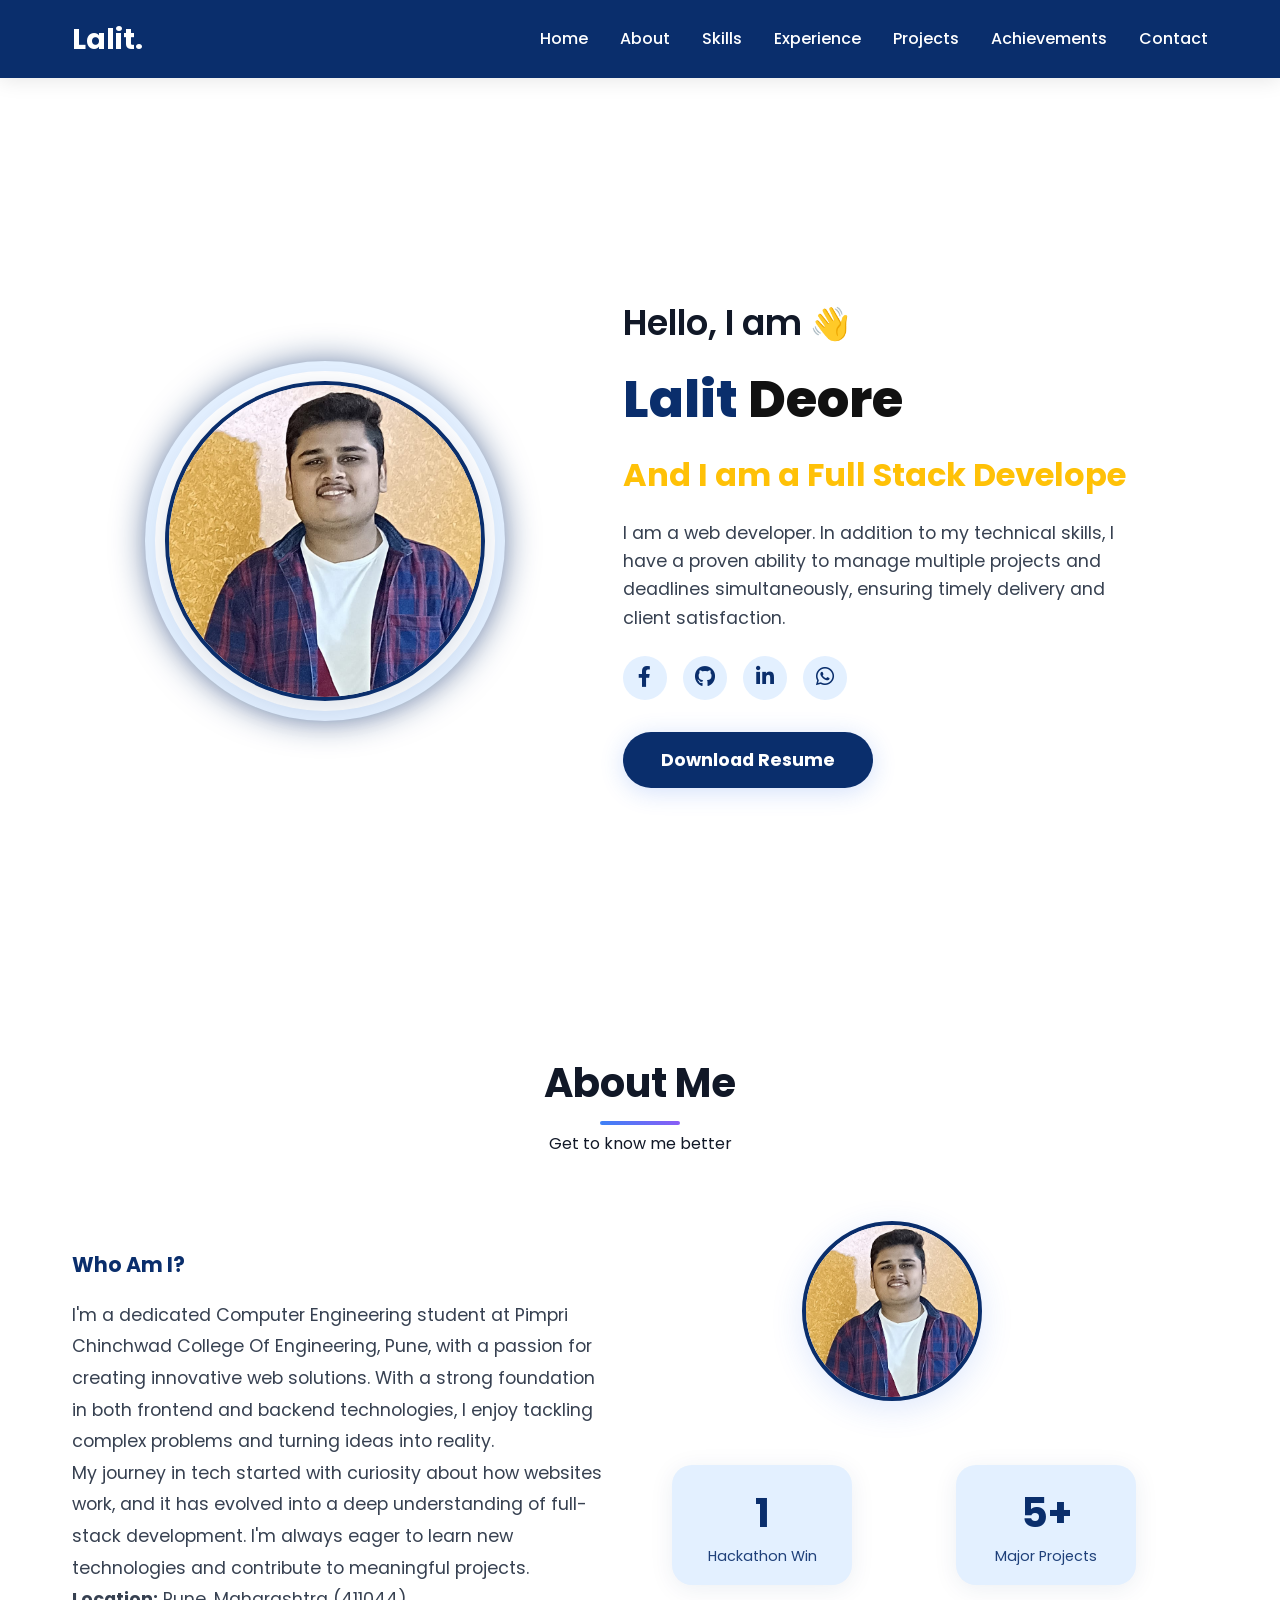
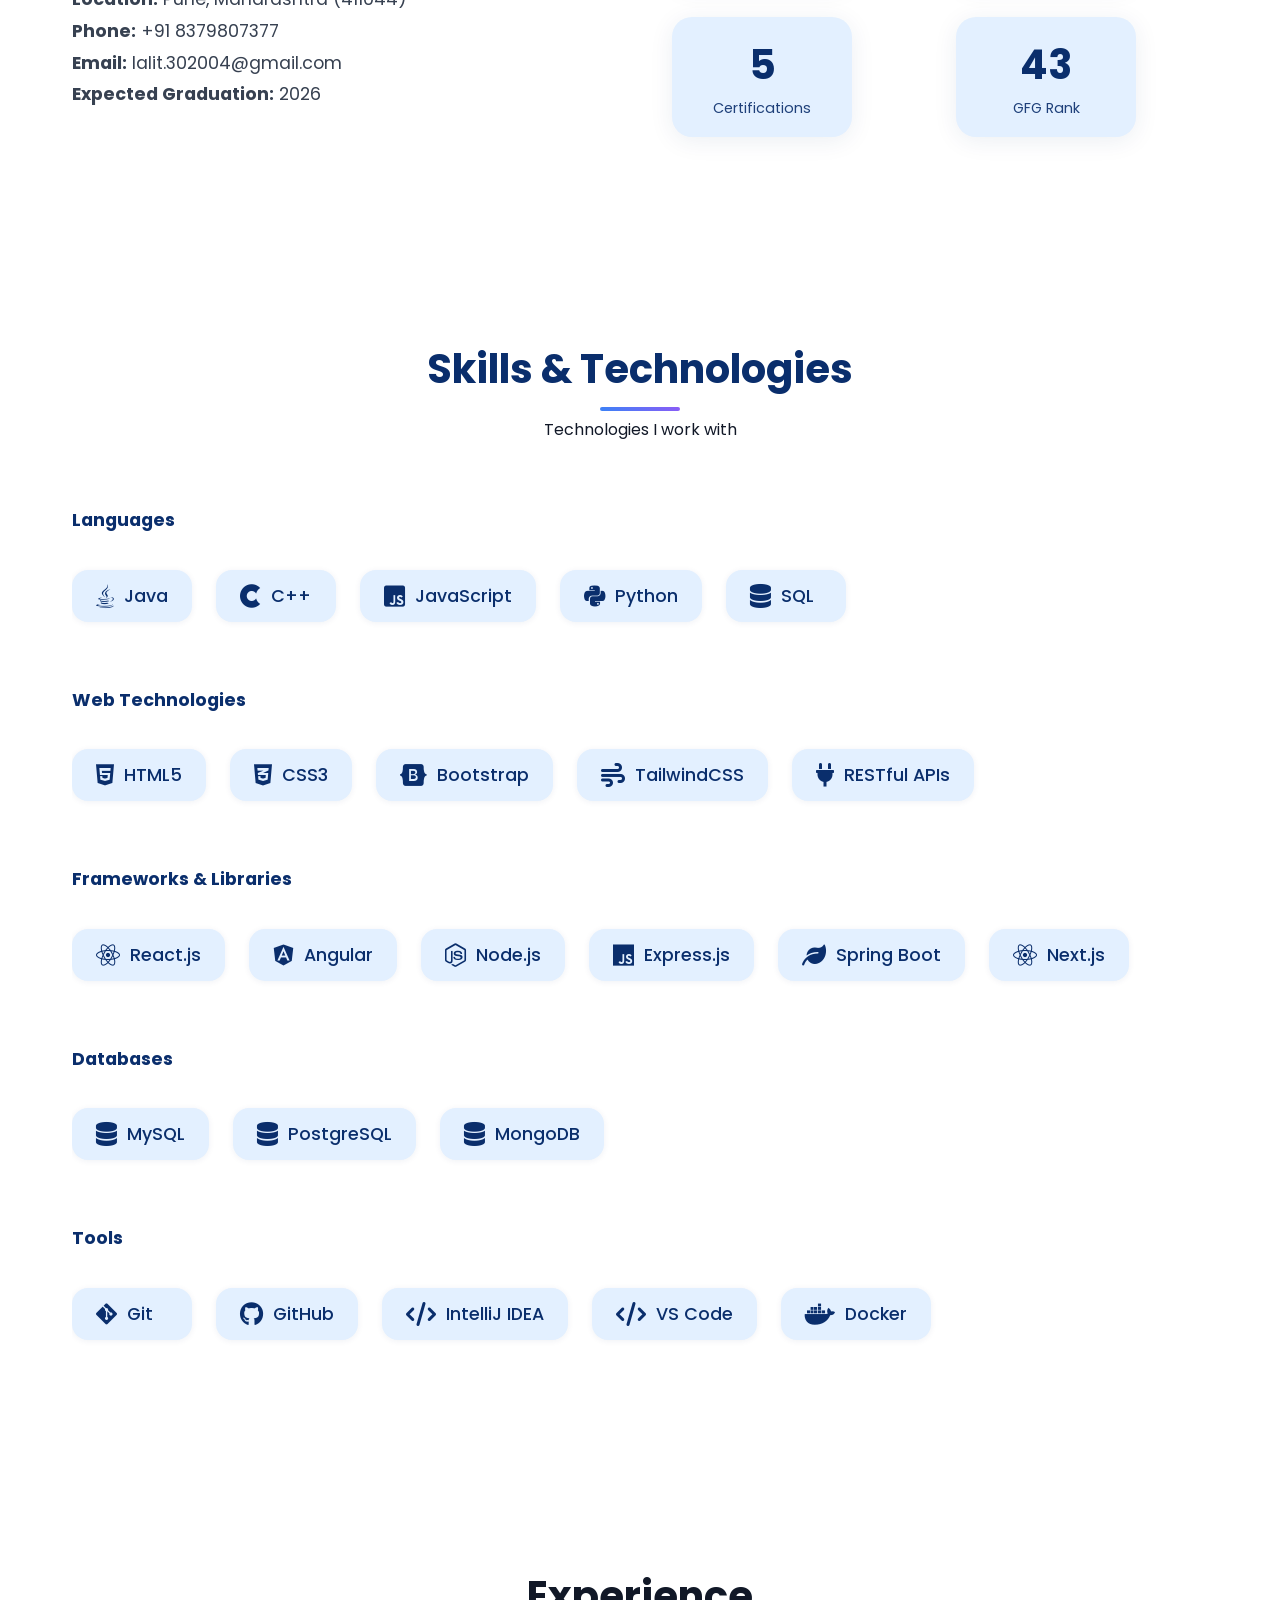
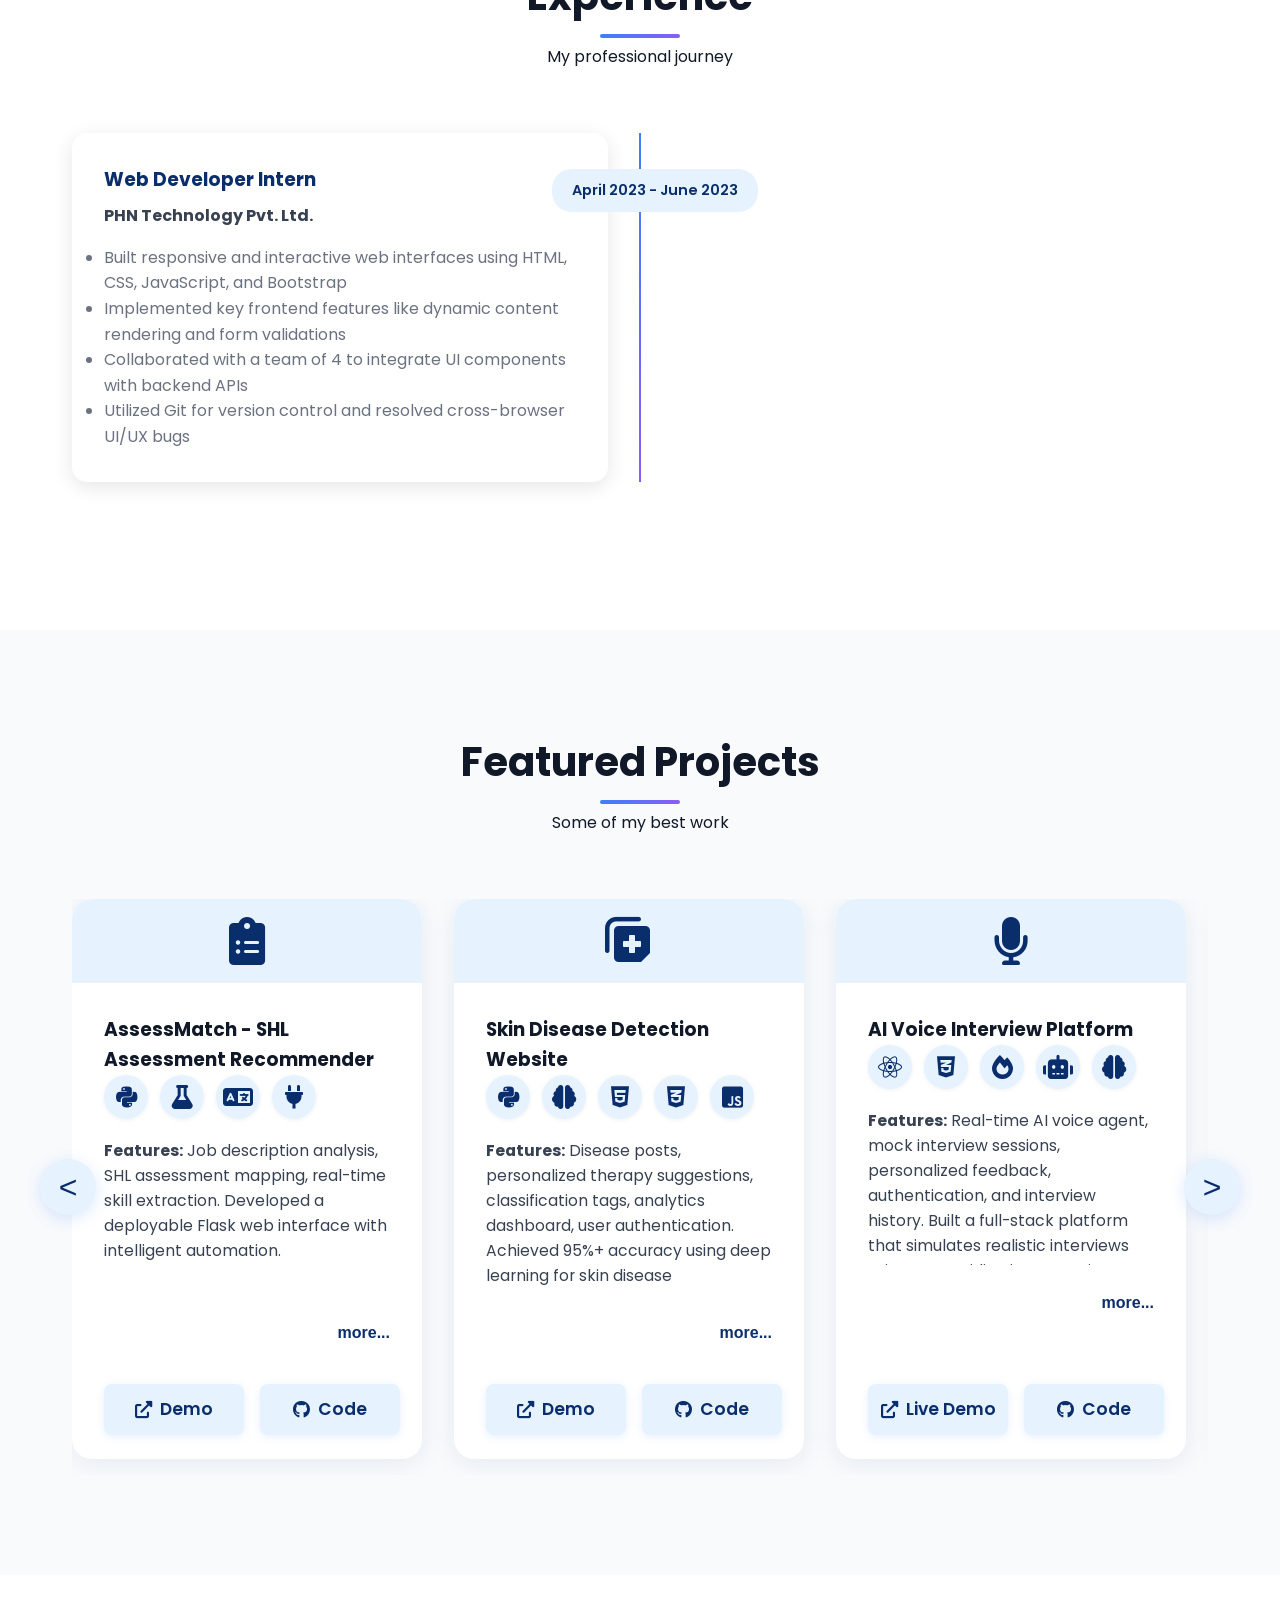
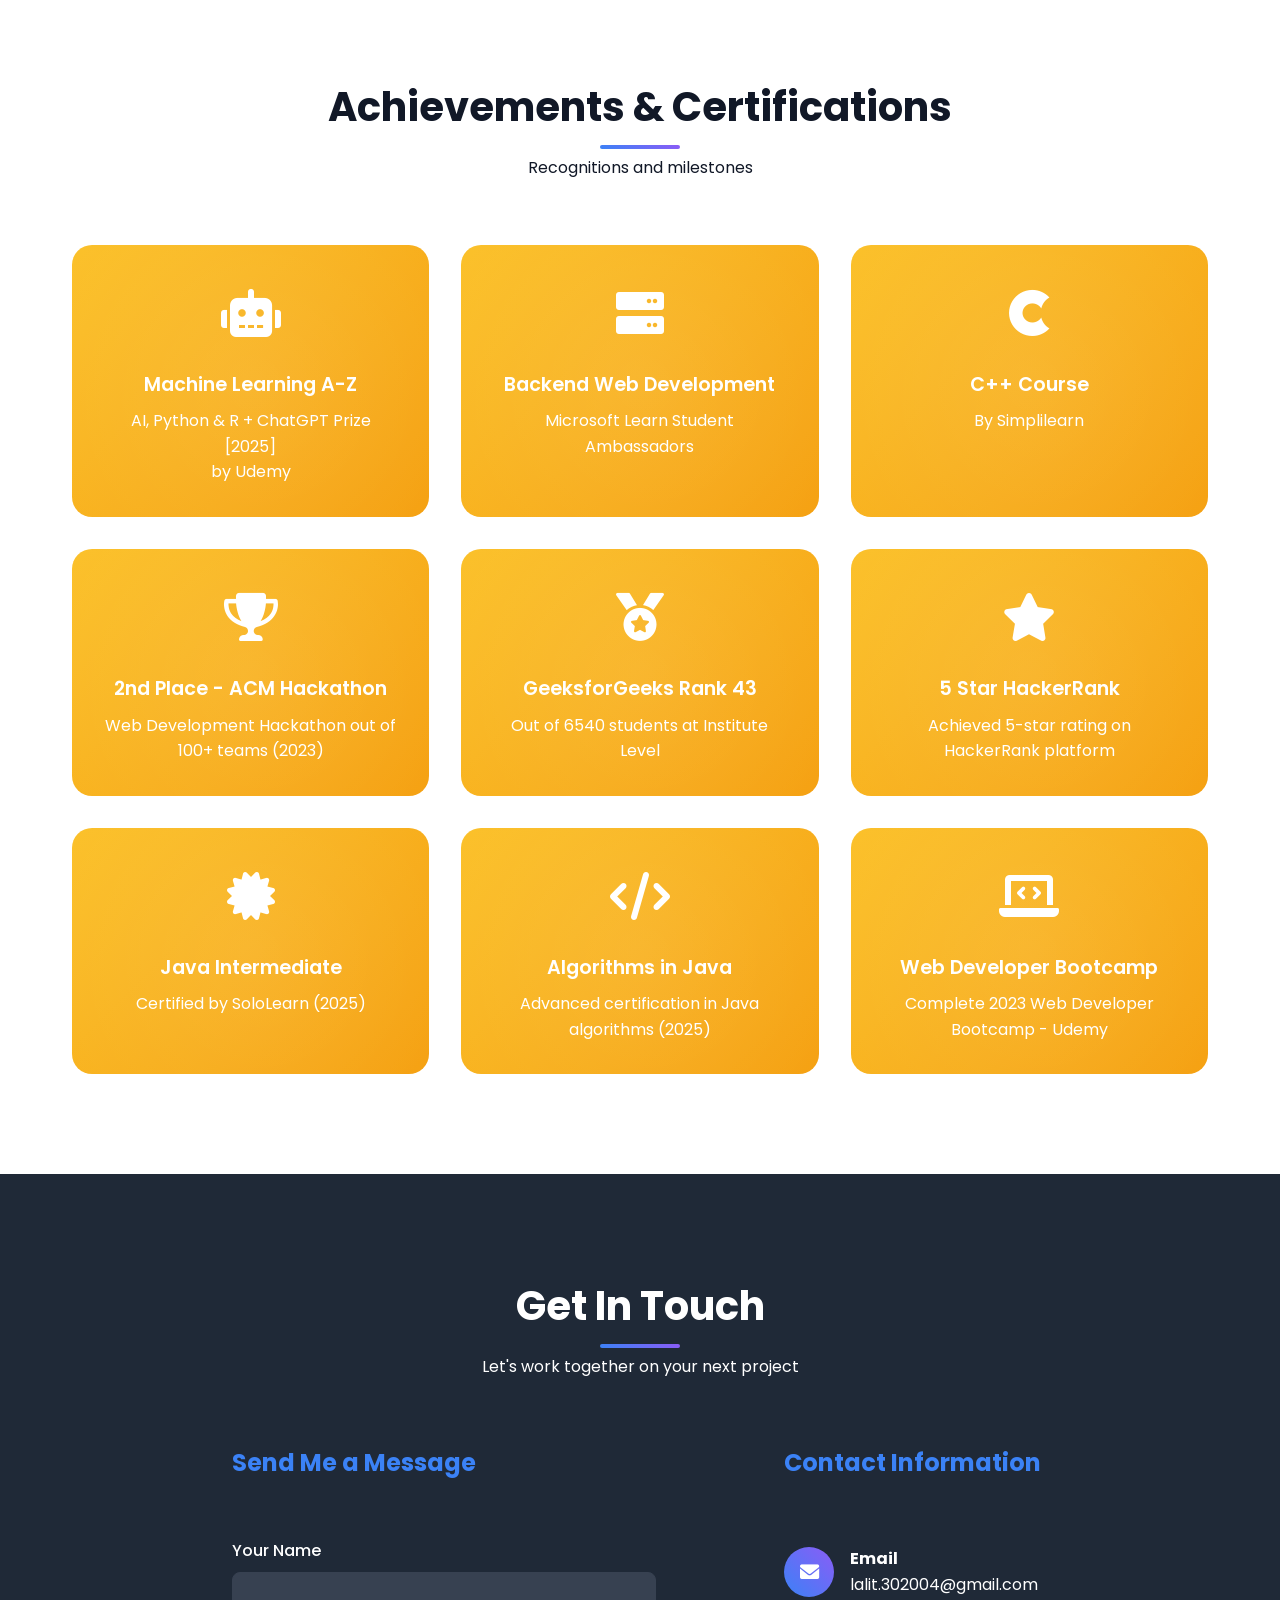
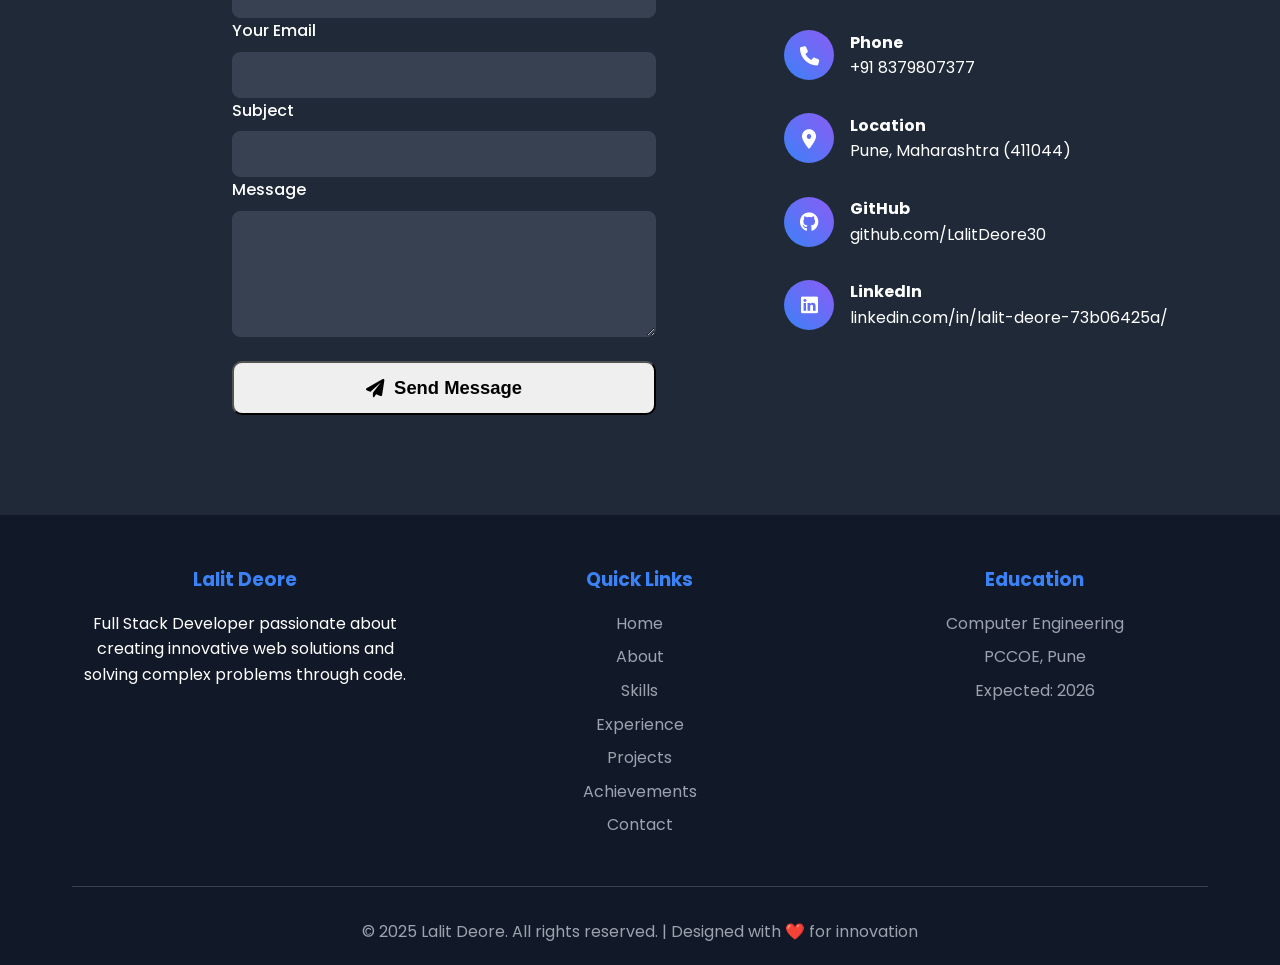
<file: index.html>
<!DOCTYPE html>
<html lang="en">
  <head>
    <meta charset="UTF-8" />
    <meta name="viewport" content="width=device-width, initial-scale=1.0" />
    <title>Lalit Deore - Full Stack Developer</title>
    <link rel="icon" type="image/png" href="icon.png" />
    <link
      href="https://cdnjs.cloudflare.com/ajax/libs/font-awesome/6.0.0/css/all.min.css"
      rel="stylesheet"
    />
    <link
      href="https://fonts.googleapis.com/css2?family=Poppins:wght@300;400;500;600;700&display=swap"
      rel="stylesheet"
    />
    <style>
      :root {
        --primary-blue: #0a2e6c;
        --accent-gold: #ffc107;
        --bg-white: #fff;
        --text-dark: #111827;
        --text-gray: #374151;
        --card-shadow: 0 4px 24px rgba(10, 46, 108, 0.08);
      }
      * {
        margin: 0;
        padding: 0;
        box-sizing: border-box;
      }

      body {
        font-family: "Poppins", sans-serif;
        line-height: 1.6;
        background: var(--bg-white);
        min-height: 100vh;
        color: var(--text-dark);
      }

      /* Header & Navigation */
      .navbar {
        position: fixed;
        top: 0;
        width: 100vw !important;
        background: var(--primary-blue);
        backdrop-filter: blur(10px);
        z-index: 1000 !important;
        transition: all 0.3s ease;
        box-shadow: 0 2px 20px rgba(0, 0, 0, 0.1);
        left: 0 !important;
        margin: 0 !important;
        padding: 0 !important;
      }

      .nav-container {
        max-width: 1200px;
        margin: 0 auto;
        padding: 1rem 2rem;
        display: flex;
        justify-content: space-between;
        align-items: center;
      }

      .logo {
        font-size: 1.8rem;
        font-weight: 700;
        color: var(--bg-white);
        text-decoration: none;
        transition: all 0.3s ease;
      }

      .logo:hover {
        transform: scale(1.05);
      }

      .nav-links {
        display: flex;
        list-style: none;
        gap: 2rem;
      }

      .nav-links a {
        text-decoration: none;
        color: var(--bg-white);
        font-weight: 500;
        transition: all 0.3s ease;
        position: relative;
      }

      .nav-links a:hover {
        color: var(--accent-gold);
      }

      .nav-links a::after {
        content: "";
        position: absolute;
        width: 0;
        height: 2px;
        bottom: -5px;
        left: 0;
        background: var(--accent-gold);
        transition: width 0.3s ease;
      }

      .nav-links a:hover::after {
        width: 100%;
      }

      .hamburger {
        display: none;
        flex-direction: column;
        cursor: pointer;
        gap: 4px;
        z-index: 1100 !important;
      }

      .hamburger span {
        width: 25px;
        height: 3px;
        background: var(--bg-white);
        transition: 0.3s;
      }

      /* Hero Section */
      .hero {
        background: var(--bg-white);
        min-height: 100vh;
        display: flex;
        align-items: center;
        justify-content: center;
        padding-top: 80px;
      }

      .hero-container {
        max-width: 1200px;
        margin: 0 auto;
        padding: 2rem;
        display: flex;
        flex-direction: row;
        gap: 8rem;
        align-items: center;
        justify-content: center;
      }

      .hero-img-glow {
        background: #fff;
        border-radius: 50%;
        box-shadow: 0 0 0 10px #e3f0ff, 0 0 40px 0 var(--primary-blue);
        padding: 10px;
        display: flex;
        align-items: center;
        justify-content: center;
      }

      .hero-img-glow img {
        width: 320px;
        height: 320px;
        border-radius: 50%;
        object-fit: cover;
        box-shadow: 0 8px 32px rgba(10, 46, 108, 0.15);
        border: 4px solid var(--primary-blue);
        background: #fff;
      }

      .hero-content {
        min-width: 320px;
        max-width: 600px;
        display: flex;
        flex-direction: column;
        align-items: flex-start;
        justify-content: center;
      }

      .hero-content h2 {
        font-size: 2.2rem;
        font-weight: 600;
        color: var(--text-dark);
        margin-bottom: 0.5rem;
      }

      .hero-content h1 {
        font-size: 3.2rem;
        font-weight: 800;
        margin-bottom: 0.5rem;
        color: var(--primary-blue);
      }

      .hero-content .hero-role {
        font-size: 2rem;
        font-weight: 700;
        margin-bottom: 1.2rem;
        color: #ffc107;
        min-height: 2.5rem;
      }

      .hero-content p {
        font-size: 1.1rem;
        color: var(--text-gray);
        margin-bottom: 1.5rem;
        max-width: 500px;
      }

      .hero-social {
        display: flex;
        gap: 1rem;
        margin-bottom: 1.5rem;
      }

      .hero-social a {
        color: var(--primary-blue);
        background: #e3f0ff;
        border-radius: 50%;
        width: 44px;
        height: 44px;
        display: flex;
        align-items: center;
        justify-content: center;
        font-size: 1.3rem;
        transition: background 0.2s;
        text-decoration: none;
      }

      .hero-social a:hover {
        background: var(--accent-gold);
        color: var(--primary-blue);
      }

      .hero-content .resume-btn {
        display: inline-block;
        background: var(--primary-blue);
        color: #fff;
        font-weight: 700;
        font-size: 1.1rem;
        padding: 14px 38px;
        border-radius: 32px;
        box-shadow: 0 4px 24px #2563eb33;
        text-decoration: none;
        transition: background 0.2s;
        margin-top: 0.5rem;
      }

      .hero-content .resume-btn:hover {
        background: var(--accent-gold);
        color: var(--primary-blue);
      }

      @media (max-width: 900px) {
        .hero-container {
          flex-direction: column;
          gap: 2rem;
          padding-top: 100px;
          align-items: center;
        }
        .hero-img-glow img {
          width: 180px;
          height: 180px;
        }
        .hero-content {
          align-items: center;
          text-align: center;
        }
        .hero-content h1 {
          font-size: 2.2rem;
        }
      }

      /* About Section */
      .about {
        background: var(--bg-white);
        padding: 100px 0;
        position: relative;
      }

      .container {
        max-width: 1200px;
        margin: 0 auto;
        padding: 0 2rem;
      }

      .section-title {
        text-align: center;
        margin-bottom: 4rem;
      }

      .section-title h2 {
        font-size: 2.5rem;
        color: var(--text-dark);
        margin-bottom: 1rem;
        position: relative;
      }

      .section-title h2::after {
        content: "";
        width: 80px;
        height: 4px;
        background: linear-gradient(45deg, #3b82f6, #8b5cf6);
        position: absolute;
        bottom: -10px;
        left: 50%;
        transform: translateX(-50%);
        border-radius: 2px;
      }

      .about-grid {
        display: grid;
        grid-template-columns: 1fr 1fr;
        gap: 4rem;
        align-items: center;
      }

      .about-text {
        font-size: 1.1rem;
        line-height: 1.8;
        color: var(--text-gray);
      }

      .about-stats {
        display: grid;
        grid-template-columns: repeat(2, 1fr);
        gap: 2rem;
      }

      .stat-card {
        background: linear-gradient(135deg, #667eea 0%, #764ba2 100%);
        padding: 2rem;
        border-radius: 15px;
        color: white;
        text-align: center;
        transition: all 0.3s ease;
      }

      .stat-card:hover {
        transform: translateY(-5px);
        box-shadow: 0 15px 30px rgba(0, 0, 0, 0.2);
      }

      .stat-number {
        font-size: 2.5rem;
        font-weight: 700;
        display: block;
      }

      .stat-label {
        font-size: 0.9rem;
        opacity: 0.9;
      }

      /* Skills Section */
      .skills {
        background: #f8fafc;
        padding: 100px 0;
      }

      .skills-grid {
        display: grid;
        grid-template-columns: repeat(auto-fit, minmax(250px, 1fr));
        gap: 2rem;
        margin-top: 3rem;
      }

      .skill-category {
        background: white;
        padding: 2rem;
        border-radius: 15px;
        box-shadow: 0 5px 20px rgba(0, 0, 0, 0.08);
        transition: all 0.3s ease;
      }

      .skill-category:hover {
        transform: translateY(-5px);
        box-shadow: 0 15px 40px rgba(0, 0, 0, 0.12);
      }

      .skill-category h3 {
        color: var(--primary-blue);
        margin-bottom: 1.5rem;
        font-size: 1.3rem;
        display: flex;
        align-items: center;
        gap: 10px;
      }

      .skill-list {
        display: flex;
        flex-wrap: wrap;
        gap: 8px;
      }

      .skill-tag {
        background: linear-gradient(135deg, #667eea 0%, #764ba2 100%);
        color: white;
        padding: 8px 16px;
        border-radius: 20px;
        font-size: 0.9rem;
        font-weight: 500;
      }

      /* Experience Section */
      .experience {
        background: var(--bg-white);
        padding: 100px 0;
      }

      .timeline {
        position: relative;
        margin-top: 3rem;
      }

      .timeline::before {
        content: "";
        position: absolute;
        left: 50%;
        top: 0;
        bottom: 0;
        width: 2px;
        background: linear-gradient(to bottom, #3b82f6, #8b5cf6);
        transform: translateX(-50%);
      }

      .timeline-item {
        position: relative;
        margin-bottom: 3rem;
        width: calc(50% - 2rem);
      }

      .timeline-item:nth-child(odd) {
        left: 0;
        text-align: right;
      }

      .timeline-item:nth-child(even) {
        left: calc(50% + 2rem);
      }

      .timeline-content {
        background: var(--bg-white);
        padding: 2rem;
        border-radius: 15px;
        box-shadow: 0 5px 20px rgba(0, 0, 0, 0.1);
        position: relative;
        transition: all 0.3s ease;
      }

      .timeline-content:hover {
        transform: translateY(-5px);
        box-shadow: 0 15px 40px rgba(0, 0, 0, 0.15);
      }

      .timeline-date {
        position: absolute;
        top: 2.2rem;
        transform: none;
        z-index: 1;
        background: #e6f2fd;
        color: var(--primary-blue);
        padding: 10px 20px;
        border-radius: 20px;
        font-weight: 600;
        font-size: 0.9rem;
        white-space: nowrap;
      }

      .timeline-item:nth-child(odd) .timeline-date {
        right: -150px;
      }

      .timeline-item:nth-child(even) .timeline-date {
        left: -150px;
      }

      /* Projects Section */
      .projects {
        background: #f8fafc;
        padding: 100px 0;
      }

      .projects-carousel {
        position: relative;
        margin-top: 3rem;
      }

      .project-cards {
        display: flex;
        gap: 2rem;
        overflow-x: auto;
        scroll-snap-type: x mandatory;
        padding-bottom: 1rem;
        align-items: stretch;
        scrollbar-width: thin;
      }
      .project-card,
      .card {
        display: inline-flex;
        vertical-align: top;
      }
      .project-card {
        min-width: 350px;
        max-width: 350px;
        min-height: 480px;
        max-height: 480px;
        background: #fff;
        border-radius: 20px;
        overflow: hidden;
        box-shadow: var(--card-shadow);
        transition: all 0.3s ease;
        scroll-snap-align: start;
        display: flex;
        flex-direction: column;
        justify-content: flex-start;
        align-items: stretch;
      }
      .project-header {
        background: #e3f0ff;
        display: flex;
        align-items: center;
        justify-content: center;
        height: 90px;
        width: 100%;
      }
      .project-header i {
        font-size: 3rem;
        color: #0a2e6c;
      }
      .project-content {
        flex: 1;
        padding: 2rem 2rem 1.5rem 2rem;
        display: flex;
        flex-direction: column;
        justify-content: flex-start;
      }
      .project-content h3 {
        color: #111827;
        margin-bottom: 1rem;
        font-size: 1.3rem;
        font-weight: 700;
      }
      .project-tech {
        display: flex;
        flex-wrap: wrap;
        gap: 8px;
        margin-bottom: 1rem;
      }
      .tech-tag {
        background: #e6f2fd;
        color: var(--primary-blue);
        padding: 6px 16px;
        border-radius: 12px;
        font-size: 0.95rem;
        font-weight: 500;
        display: flex;
        align-items: center;
        gap: 6px;
        border: none;
      }
      .project-features {
        color: #374151;
        font-size: 0.98rem;
        line-height: 1.6;
        margin-bottom: 1.5rem;
      }
      .project-links {
        display: flex;
        gap: 1rem;
        margin-top: auto;
      }
      .project-link {
        min-width: 140px !important;
        text-align: center !important;
        justify-content: center !important;
        padding: 12px 0 !important;
        font-size: 1.08rem !important;
        background: #e6f2fd;
        color: var(--primary-blue);
        text-decoration: none;
        border-radius: 8px;
        font-size: 1rem;
        font-weight: 600;
        display: flex;
        align-items: center;
        gap: 8px;
        border: none;
        box-shadow: 0 2px 8px #4f8cff22;
        transition: background 0.2s, color 0.2s;
      }
      .project-link:hover {
        background: linear-gradient(90deg, #8f5cff 0%, #4f8cff 100%);
        color: #fff;
      }
      .carousel-btn {
        position: absolute;
        top: 50%;
        transform: translateY(-50%);
        background: #e6f2fd;
        color: var(--primary-blue);
        border: none;
        border-radius: 50%;
        width: 56px;
        height: 56px;
        font-size: 2rem;
        cursor: pointer;
        z-index: 2;
        box-shadow: 0 4px 16px #4f8cff33;
        transition: background 0.2s, color 0.2s, box-shadow 0.2s;
        display: flex;
        align-items: center;
        justify-content: center;
      }
      .carousel-btn.left {
        left: -32px;
      }
      .carousel-btn.right {
        right: -32px;
      }
      .carousel-btn:hover {
        background: linear-gradient(90deg, #8f5cff 0%, #4f8cff 100%);
        color: #fff;
        box-shadow: 0 8px 24px #4f8cff44;
      }
      /* Achievements Section */
      .achievements {
        background: var(--bg-white);
        padding: 100px 0;
      }

      .achievements-grid {
        display: grid;
        grid-template-columns: repeat(auto-fit, minmax(300px, 1fr));
        gap: 2rem;
        margin-top: 3rem;
      }

      .achievement-card {
        background: linear-gradient(135deg, #fbbf24, #f59e0b);
        padding: 2rem;
        border-radius: 20px;
        color: white;
        text-align: center;
        transition: all 0.3s ease;
        position: relative;
        overflow: hidden;
      }

      .achievement-card::before {
        content: "";
        position: absolute;
        top: -50%;
        left: -50%;
        width: 200%;
        height: 200%;
        background: radial-gradient(
          circle,
          rgba(255, 255, 255, 0.1) 0%,
          transparent 70%
        );
        animation: shimmer 3s infinite;
      }

      .achievement-card:hover {
        transform: translateY(-10px);
        box-shadow: 0 20px 40px rgba(0, 0, 0, 0.2);
      }

      .achievement-icon {
        font-size: 3rem;
        margin-bottom: 1rem;
      }

      .achievement-title {
        font-size: 1.2rem;
        font-weight: 600;
        margin-bottom: 0.5rem;
      }

      /* Contact Section */
      .contact {
        background: #1f2937;
        padding: 100px 0;
        color: white;
      }

      .contact-grid {
        display: grid;
        grid-template-columns: 1fr 1fr;
        gap: 8rem;
        margin-top: 3rem;
        margin-left: 10rem;
      }

      .contact-info {
        display: flex;
        flex-direction: column;
        gap: 2rem;
      }

      .contact-item {
        display: flex;
        align-items: center;
        gap: 1rem;
      }

      .contact-icon {
        width: 50px;
        height: 50px;
        background: linear-gradient(45deg, #3b82f6, #8b5cf6);
        border-radius: 50%;
        display: flex;
        align-items: center;
        justify-content: center;
        font-size: 1.2rem;
      }

      .contact-form {
        display: flex;
        flex-direction: column;
        gap: 1.5rem;
      }

      .form-group {
        display: flex;
        flex-direction: column;
        gap: 0.5rem;
      }

      .form-group label {
        font-weight: 500;
      }

      .form-group input,
      .form-group textarea {
        padding: 12px 16px;
        border: 1px solid #374151;
        border-radius: 8px;
        background: #374151;
        color: white;
        font-family: inherit;
      }

      .form-group input:focus,
      .form-group textarea:focus {
        outline: none;
        border-color: #3b82f6;
      }

      /* Footer */
      .footer {
        background: #111827;
        padding: 50px 0 20px;
        color: white;
        text-align: center;
      }

      .footer-content {
        display: grid;
        grid-template-columns: repeat(auto-fit, minmax(250px, 1fr));
        gap: 3rem;
        margin-bottom: 3rem;
      }

      .footer-section h3 {
        margin-bottom: 1rem;
        color: #3b82f6;
      }

      .footer-links {
        display: flex;
        flex-direction: column;
        gap: 0.5rem;
      }

      .footer-links a {
        color: #9ca3af;
        text-decoration: none;
        transition: color 0.3s ease;
      }

      .footer-links a:hover {
        color: #3b82f6;
      }

      .footer-bottom {
        border-top: 1px solid #374151;
        padding-top: 2rem;
        color: #9ca3af;
      }

      /* Animations */
      @keyframes slideInLeft {
        from {
          opacity: 0;
          transform: translateX(-100px);
        }
        to {
          opacity: 1;
          transform: translateX(0);
        }
      }

      @keyframes slideInRight {
        from {
          opacity: 0;
          transform: translateX(100px);
        }
        to {
          opacity: 1;
          transform: translateX(0);
        }
      }

      @keyframes float {
        0%,
        100% {
          transform: translateY(0px);
        }
        50% {
          transform: translateY(-20px);
        }
      }

      @keyframes shimmer {
        0% {
          transform: translateX(-100%);
        }
        100% {
          transform: translateX(100%);
        }
      }

      /* Responsive Design */
      @media (max-width: 768px) {
        /* Contact section: form above and below info */
        .contact-grid {
          display: flex;
          flex-direction: column;
          gap: 2rem;
          margin-left: 0rem;
        }
        .contact-form {
          order: 1;
        }
        .contact-info {
          order: 2;
        }
        .contact-form:last-child {
          order: 3;
        }
        /* Achievements/certifications: swipeable carousel, one card visible, no auto-scroll */
        .achievements-grid {
          overflow-x: auto !important;
          scroll-snap-type: x mandatory !important;
          -webkit-overflow-scrolling: touch !important;
          animation: none !important;
          justify-content: center !important;
          padding-left: 7.5vw !important;
          padding-right: 7.5vw !important;
        }
        .achievement-card {
          min-width: 85vw !important;
          max-width: 85vw !important;
          min-height: 440px !important;
          max-height: 600px !important;
          margin-right: 0 !important;
          white-space: normal !important;
          word-break: break-word !important;
          display: flex !important;
          flex-direction: column !important;
          justify-content: center !important;
          align-items: center !important;
          scroll-snap-align: center !important;
        }
        .achievement-card:last-child {
          margin-right: 0 !important;
        }
        .achievements-carousel-btn {
          display: flex !important;
          position: absolute !important;
          top: 50% !important;
          transform: translateY(-50%) !important;
          background: #e6f2fd !important;
          color: var(--primary-blue) !important;
          border: none !important;
          border-radius: 50% !important;
          width: 48px !important;
          height: 48px !important;
          font-size: 2rem !important;
          cursor: pointer !important;
          z-index: 2 !important;
          box-shadow: 0 4px 16px #4f8cff33 !important;
          align-items: center !important;
          justify-content: center !important;
        }
        .achievements-carousel-btn.left {
          left: 8px !important;
        }
        .achievements-carousel-btn.right {
          right: 8px !important;
        }
        /* Contact: only one form */
        .contact-form:last-child {
          display: none;
        }
        /* Skills/tech stack: badges wrap, no carousel, no overlap, clean style */
        .skills .container > div {
          display: block;
        }
        .techstack-row {
          display: grid !important;
          grid-template-columns: repeat(3, 1fr) !important;
          gap: 0.5rem !important;
          padding: 0.5rem 0 !important;
          width: 100% !important;
          overflow-x: unset !important;
          white-space: normal !important;
          justify-content: unset !important;
          align-items: stretch !important;
        }
        .tech-badge {
          min-width: 0;
          max-width: 100%;
          box-sizing: border-box;
        }
        /* Experience: date above card */
        .timeline-item {
          display: flex;
          flex-direction: column;
          align-items: flex-start;
          width: 100%;
          left: 0;
          text-align: left;
          margin-bottom: 2rem;
          position: static;
        }
        .timeline-date {
          order: 1;
          margin-bottom: 0.5rem;
          position: static;
          text-align: left;
          display: block;
        }
        .timeline-content {
          order: 2;
          text-align: left;
          position: static;
          margin-bottom: 0.5rem;
          width: 100%;
        }
        .timeline::before {
          display: none;
        }
        /* Skills/tech stack: badges wrap, no horizontal scroll */
        .techstack-row {
          display: flex;
          flex-wrap: wrap;
          gap: 0.5rem;
          padding: 0.5rem 0;
          width: 100%;
          overflow-x: visible;
          white-space: normal;
        }
        .tech-badge {
          min-width: 90px;
          max-width: 120px;
          padding: 8px 10px;
          font-size: 0.95rem;
          text-align: center;
          white-space: nowrap;
        }
        /* Hide carousel buttons on mobile */
        .carousel-btn {
          display: none;
        }
        .project-cards,
        .achievements-grid {
          overflow-x: auto;
          -webkit-overflow-scrolling: touch;
          scroll-snap-type: x mandatory;
        }
        .project-card,
        .card,
        .achievement-card {
          min-width: 85vw;
          max-width: 85vw;
          display: inline-block;
          margin-right: 1rem;
          scroll-snap-align: start;
        }
        /* Achievements auto-scroll */
        .achievements-grid {
          animation: achievements-scroll 30s linear infinite;
        }
        @keyframes achievements-scroll {
          0% {
            transform: translateX(0);
          }
          100% {
            transform: translateX(-50%);
          }
        }
        /* Navbar hamburger */
        .hamburger {
          display: flex;
        }
        .nav-links {
          position: fixed;
          top: 100%;
          left: 0;
          width: 100%;
          background: #0a2e6c !important;
          color: #fff !important;
          box-shadow: 0 8px 24px rgba(0, 0, 0, 0.18);
          backdrop-filter: blur(10px);
          flex-direction: column;
          padding: 2rem;
          transform: translateY(-100vh);
          transition: transform 0.3s ease;
          z-index: 1001;
        }
        .nav-links.active {
          transform: translateY(0);
        }
        .nav-links a {
          color: #fff !important;
          font-weight: 600;
          font-size: 1.2rem;
          margin-bottom: 1.2rem;
        }
        .nav-links a:hover {
          color: #ffc107 !important;
        }
        .hamburger span {
          background: #fff !important;
        }
        /* Tech stack horizontal scroll */
        .techstack-row {
          overflow-x: auto;
          flex-wrap: nowrap;
          gap: 0.7rem;
          padding: 1rem 0;
          scrollbar-width: thin;
        }
        .tech-badge {
          min-width: 70px;
          padding: 8px 10px;
          font-size: 0.95rem;
        }
        .project-card,
        .card {
          width: 95vw !important;
          min-width: 95vw !important;
          max-width: 95vw !important;
          margin: 0 auto 1.2rem auto !important;
        }
        .container {
          width: 100vw !important;
          max-width: 100vw !important;
          padding: 0 0.5rem !important;
          box-sizing: border-box !important;
        }
        .project-card,
        .card {
          width: 100% !important;
          min-width: unset !important;
          max-width: 100% !important;
          min-height: 420px !important;
          box-sizing: border-box !important;
          margin: 0 0 1.2rem 0 !important;
          padding: 1.2rem 1rem !important;
        }
        .project-content h3 {
          font-size: 1.1rem !important;
        }
        .project-features,
        .project-content p {
          font-size: 0.98rem !important;
        }
        .project-link,
        .btn.btn-primary {
          font-size: 1rem !important;
          padding: 12px 0 !important;
        }
        .project-cards {
          display: flex !important;
          overflow-x: auto !important;
          scroll-snap-type: x mandatory !important;
          -webkit-overflow-scrolling: touch !important;
          gap: 0 !important;
          padding-bottom: 1rem !important;
        }
        .project-card,
        .card {
          min-width: 100vw !important;
          max-width: 100vw !important;
          width: 100vw !important;
          scroll-snap-align: center !important;
          margin: 0 !important;
          box-sizing: border-box !important;
        }
        .tech-badge {
          white-space: normal !important;
          word-break: break-word !important;
          text-overflow: unset !important;
          height: auto !important;
          line-height: 1.2 !important;
          display: flex !important;
          align-items: center !important;
          justify-content: center !important;
        }
        .achievement-card {
          margin-right: 1.2rem !important;
        }
        .achievement-card:last-child {
          margin-right: 0 !important;
        }
      }

      /* Scroll animations */
      .animate-on-scroll {
        opacity: 0;
        transform: translateY(50px);
        transition: all 0.6s ease;
      }

      .animate-on-scroll.animated {
        opacity: 1;
        transform: translateY(0);
      }
      /* Animated waving hand */
      .wave-hand {
        display: inline-block;
        animation: wave 1.5s infinite;
        transform-origin: 70% 70%;
      }
      @keyframes wave {
        0% {
          transform: rotate(0deg);
        }
        10% {
          transform: rotate(14deg);
        }
        20% {
          transform: rotate(-8deg);
        }
        30% {
          transform: rotate(14deg);
        }
        40% {
          transform: rotate(-4deg);
        }
        50% {
          transform: rotate(10deg);
        }
        60% {
          transform: rotate(0deg);
        }
        100% {
          transform: rotate(0deg);
        }
      }
      /* Skills Techstack Horizontal */
      .techstack-row {
        display: flex;
        overflow-x: auto;
        gap: 1.5rem;
        padding: 1.5rem 0;
        scrollbar-width: thin;
      }
      .tech-badge {
        display: flex;
        align-items: center;
        gap: 10px;
        background: #f7fafd;
        border-radius: 16px;
        padding: 12px 24px;
        box-shadow: 0 1px 6px #0a2e6c11;
        font-size: 1.1rem;
        font-weight: 500;
        color: var(--primary-blue);
        white-space: nowrap;
        min-width: 120px;
      }
      .tech-badge i {
        font-size: 1.5rem;
      }
      @media (max-width: 900px) {
        .hero {
          flex-direction: column;
          padding-top: 100px;
        }
        .hero-img-glow img {
          width: 180px;
          height: 180px;
        }
        .project-card {
          min-width: 90vw;
          max-width: 90vw;
        }
      }
      @media (max-width: 600px) {
        .techstack-row {
          gap: 0.7rem;
          padding: 1rem 0;
        }
        .tech-badge {
          padding: 8px 12px;
          font-size: 0.95rem;
          min-width: 90px;
        }
      }
      .card-header {
        background: #e6f2fd;
        display: flex;
        align-items: center;
        justify-content: center;
        height: 100px;
        width: 100%;
        border-top-left-radius: 20px;
        border-top-right-radius: 20px;
      }
      .card-header i {
        font-size: 3rem;
        color: #0a2e6c;
      }
      .card-content {
        flex: 1;
        padding: 2rem 2rem 1.5rem 2rem;
        display: flex;
        flex-direction: column;
        justify-content: flex-start;
        position: relative;
      }
      .card {
        min-width: 350px;
        max-width: 350px;
        min-height: 560px;
        max-height: 560px;
        background: #fff;
        border-radius: 20px;
        overflow: hidden;
        box-shadow: var(--card-shadow);
        transition: all 0.3s ease;
        scroll-snap-align: start;
        display: flex;
        flex-direction: column;
        justify-content: flex-start;
        align-items: stretch;
        position: relative;
      }
      .card-content {
        display: flex;
        flex-direction: column;
        flex: 1 1 auto;
        height: 100%;
      }
      .project-tech {
        display: flex;
        flex-wrap: wrap;
        gap: 12px;
        margin-bottom: 1.2rem;
      }
      .tech-icon-circle {
        width: 44px;
        height: 44px;
        background: #e6f2fd;
        border-radius: 50%;
        display: flex;
        align-items: center;
        justify-content: center;
        font-size: 1.5rem;
        color: #0a2e6c;
        box-shadow: 0 1px 4px #0a2e6c11;
        position: relative;
        cursor: pointer;
      }
      .tech-icon-circle:hover .tech-tooltip {
        opacity: 1;
        pointer-events: auto;
        transform: translate(-50%, -120%) scale(1);
      }
      .tech-tooltip {
        position: absolute;
        left: 50%;
        bottom: 100%;
        transform: translate(-50%, -100%) scale(0.95);
        background: #0a2e6c;
        color: #fff;
        padding: 5px 14px;
        border-radius: 8px;
        font-size: 0.95rem;
        white-space: nowrap;
        opacity: 0;
        pointer-events: none;
        transition: opacity 0.15s, transform 0.15s;
        z-index: 10;
      }
      .project-features {
        flex: 1 1 auto;
        overflow: hidden;
        text-overflow: ellipsis;
        display: -webkit-box;
        -webkit-line-clamp: 7;
        -webkit-box-orient: vertical;
        min-height: 5em;
        margin-bottom: 1.2rem;
        max-height: 10em;
      }
      .card .project-links {
        margin-top: auto;
        display: flex;
        gap: 1rem;
      }
      .show-more {
        background: none;
        border: none;
        color: #4f8cff;
        font-weight: 600;
        cursor: pointer;
        margin-top: 10px;
        align-self: flex-start;
        font-size: 1rem;
        display: block;
      }
      .card.collapsed .card-content {
        max-height: 180px;
        overflow: hidden;
      }
      .card .show-more {
        background: none;
        border: none;
        color: var(--primary-blue);
        font-weight: 600;
        cursor: pointer;
        margin-top: 10px;
        align-self: flex-end;
        font-size: 1rem;
      }
      .stat-card {
        background: #e6f2fd;
        color: #0a2e6c;
        border-radius: 20px;
        min-width: 180px;
        min-height: 120px;
        max-width: 180px;
        max-height: 120px;
        display: flex;
        flex-direction: column;
        align-items: center;
        justify-content: center;
        box-shadow: var(--card-shadow);
      }
      .modal-overlay {
        position: fixed;
        top: 0;
        left: 0;
        right: 0;
        bottom: 0;
        background: rgba(10, 46, 108, 0.18);
        z-index: 9999;
        display: flex;
        align-items: center;
        justify-content: center;
        transition: opacity 0.2s;
      }
      .modal {
        background: #fff;
        border-radius: 20px;
        box-shadow: 0 8px 40px #0a2e6c33;
        max-width: 500px;
        width: 90vw;
        max-height: 90vh;
        overflow-y: auto;
        padding: 2.5rem 2rem 2rem 2rem;
        position: relative;
        animation: modalIn 0.2s;
      }
      @keyframes modalIn {
        from {
          transform: scale(0.95);
          opacity: 0;
        }
        to {
          transform: scale(1);
          opacity: 1;
        }
      }
      .modal-close {
        position: absolute;
        top: 18px;
        right: 22px;
        font-size: 2rem;
        color: #0a2e6c;
        background: none;
        border: none;
        cursor: pointer;
        font-weight: 700;
        z-index: 2;
        transition: color 0.2s;
      }
      .modal-close:hover {
        color: #8f5cff;
      }
      .contact-form .btn.btn-primary {
        width: 100%;
        margin: 24px 0 0 0;
        padding: 14px 0;
        text-align: center;
        border-radius: 10px;
        display: flex;
        align-items: center;
        justify-content: center;
        gap: 10px;
        font-size: 1.15rem;
        font-weight: 700;
      }
      @media (max-width: 768px) {
        /* Achievements/certifications vertical, auto-scroll upward */
        .achievements-grid {
          display: flex;
          flex-direction: column;
          gap: 1.2rem;
          animation: achievements-vertical-scroll 30s linear infinite;
          overflow-y: auto;
          overflow-x: hidden;
          height: 350px;
          max-height: 60vw;
        }
        @keyframes achievements-vertical-scroll {
          0% {
            transform: translateY(0);
          }
          100% {
            transform: translateY(-50%);
          }
        }
        .achievement-card {
          min-width: 90vw;
          max-width: 90vw;
          margin: 0 auto;
        }
        /* About section order and alignment */
        .about .section-title h2 {
          text-align: center;
          margin-bottom: 1.2rem;
        }
        .about-grid {
          display: flex;
          flex-direction: column;
          align-items: center;
          gap: 1.5rem;
        }
        .about-stats {
          order: 2;
          margin-bottom: 1.5rem;
        }

        .about-stats img {
          display: block;
          margin: 0 auto 1.2rem auto;
        }
        .about-text {
          order: 3;
          text-align: left;
          width: 100%;
          max-width: 95vw;
        }
        .about-text h3 {
          text-align: center;
          margin-bottom: 1.2rem;
        }
        /* Hero section mobile layout */
        .hero-container {
          flex-direction: column;
          align-items: center;
          gap: 1.5rem;
          padding-top: 80px;
        }
        .hero-img-glow {
          order: 1;
          margin-bottom: 1.2rem;
        }
        .hero-content {
          order: 2;
          align-items: flex-start;
          text-align: left;
          width: 100%;
          max-width: 95vw;
        }
        .hero-content h1,
        .hero-content h2 {
          text-align: center;
          width: 100%;
        }
        .hero-content .hero-role {
          text-align: left;
          width: 100%;
        }
        .hero-content p {
          text-align: left;
          width: 100%;
        }
        .hero-social {
          margin-bottom: 1.2rem;
          justify-content: flex-start;
        }
        .hero-content .resume-btn {
          margin-top: 1.2rem;
          width: 100%;
          text-align: center;
          display: block;
        }
        /* Tech stack as table */
        .skills .container > div {
          display: block;
        }
        .techstack-row {
          display: table-row;
          overflow-x: auto;
          flex-wrap: nowrap;
          gap: 0.5rem;
          padding: 0.5rem 0;
          width: 100%;
        }
        .tech-badge {
          display: table-cell;
          min-width: 90px;
          max-width: 120px;
          padding: 8px 10px;
          font-size: 0.95rem;
          text-align: center;
          white-space: nowrap;
        }
      }
      html,
      body {
        margin: 0 !important;
        padding: 0 !important;
      }
      .navbar {
        left: 0 !important;
        top: 0 !important;
        width: 100vw !important;
        margin: 0 !important;
        padding: 0 !important;
        position: fixed !important;
        z-index: 1000 !important;
      }

      .hamburger {
        z-index: 1100 !important;
      }
      @media (max-width: 768px) {
        .navbar,
        .nav-container,
        body,
        html {
          width: 100vw !important;
          max-width: 100vw !important;
          margin: 0 !important;
          padding: 0 !important;
          overflow-x: hidden !important;
        }
        .nav-container {
          padding: 1rem 0.5rem !important;
        }
      }
      @media (max-width: 768px) {
        /* Remove all .nav-links dropdown styles for mobile except inside .sidebar */
        .nav-links.desktop {
          display: none !important;
        }
        .nav-links,
        .nav-links.active {
          display: unset !important;
          position: unset !important;
          top: unset !important;
          left: unset !important;
          width: unset !important;
          background: unset !important;
          box-shadow: unset !important;
          padding: unset !important;
          gap: unset !important;
          align-items: unset !important;
          z-index: unset !important;
          flex-direction: unset !important;
          transform: unset !important;
        }
        .sidebar .nav-links {
          display: flex !important;
          flex-direction: column !important;
          gap: 0.5rem !important;
          align-items: flex-start !important;
          background: none !important;
          box-shadow: none !important;
          position: static !important;
          width: 100% !important;
          padding: 0 !important;
          list-style: none;
        }
        .sidebar .nav-links li {
          margin: 0.5rem 0 !important;
        }
        .sidebar .nav-links a {
          color: #fff !important;
          font-weight: 600;
          font-size: 1.2rem !important;
          width: 100%;
          display: block;
          text-align: left !important;
          padding: 0.7rem 0 !important;
          margin-bottom: 0 !important;
          text-decoration: none;
        }
        .sidebar .nav-links a:hover {
          color: #ffc107 !important;
        }
      }
      /* Remove all mobile .nav-links and .nav-links.active styles except inside .sidebar */
      @media (max-width: 768px) {
        .sidebar {
          position: fixed;
          top: 0;
          left: 0;
          height: 100vh;
          width: 75vw;
          max-width: 320px;
          background: #0a2e6c;
          transform: translateX(-100%);
          transition: transform 0.3s;
          z-index: 2000;
          box-shadow: 2px 0 24px rgba(0, 0, 0, 0.18);
          display: flex;
          flex-direction: column;
          padding: 2rem 1.5rem;
          padding-top: 3.5rem;
        }
        .sidebar.active {
          transform: translateX(0);
        }
        .sidebar-close {
          position: absolute;
          top: 18px;
          right: 22px;
          font-size: 2.2rem;
          color: #fff;
          background: none;
          border: none;
          cursor: pointer;
          z-index: 2;
          transition: color 0.2s;
        }
        .sidebar-close:hover {
          color: #ffc107;
        }
        .sidebar-overlay {
          position: fixed;
          top: 0;
          left: 0;
          width: 100vw;
          height: 100vh;
          background: rgba(0, 0, 0, 0.18);
          z-index: 1999;
          display: none;
        }
        .sidebar-overlay.active {
          display: block;
        }
        .sidebar .nav-links {
          display: flex !important;
          flex-direction: column !important;
          gap: 0.5rem !important;
          align-items: flex-start !important;
          background: none !important;
          box-shadow: none !important;
          position: static !important;
          width: 100% !important;
          padding: 0 !important;
          list-style: none;
        }
        .sidebar .nav-links li {
          margin: 0.5rem 0 !important;
        }
        .sidebar .nav-links a {
          color: #fff !important;
          font-weight: 600;
          font-size: 1.2rem !important;
          width: 100%;
          display: block;
          text-align: left !important;
          padding: 0.7rem 0 !important;
          margin-bottom: 0 !important;
          text-decoration: none;
        }
        .sidebar .nav-links a:hover {
          color: #ffc107 !important;
        }
      }
    </style>
  </head>
  <body>
    <!-- Navigation -->
    <nav class="navbar">
      <div class="nav-container">
        <a href="#home" class="logo">Lalit.</a>
        <ul class="nav-links desktop">
          <li><a href="#home">Home</a></li>
          <li><a href="#about">About</a></li>
          <li><a href="#skills">Skills</a></li>
          <li><a href="#experience">Experience</a></li>
          <li><a href="#projects">Projects</a></li>
          <li><a href="#achievements">Achievements</a></li>
          <li><a href="#contact">Contact</a></li>
        </ul>
        <div class="hamburger" onclick="toggleSidebar()">
          <span></span>
          <span></span>
          <span></span>
        </div>
      </div>
    </nav>
    <div class="sidebar-overlay" onclick="toggleSidebar()"></div>
    <div class="sidebar" id="sidebarMenu">
      <button
        class="sidebar-close"
        onclick="toggleSidebar()"
        aria-label="Close sidebar"
      >
        &times;
      </button>
      <ul class="nav-links">
        <li><a href="#home">Home</a></li>
        <li><a href="#about">About</a></li>
        <li><a href="#skills">Skills</a></li>
        <li><a href="#experience">Experience</a></li>
        <li><a href="#projects">Projects</a></li>
        <li><a href="#achievements">Achievements</a></li>
        <li><a href="#contact">Contact</a></li>
      </ul>
    </div>

    <!-- Hero Section -->
    <section id="home" class="hero">
      <div class="hero-container">
        <!-- Left: Image -->
        <div class="hero-img-glow">
          <img src="lalit.jpeg" alt="Lalit Deore" />
        </div>
        <!-- Right: Text -->
        <div class="hero-content">
          <h2>
            Hello, I am
            <span class="wave-hand" style="font-size: 2rem">👋</span>
          </h2>
          <h1 id="hero-name">
            <span style="color: var(--primary-blue)">Lalit</span>
            <span style="color: #111">Deore</span>
          </h1>
          <h2 id="hero-role" class="hero-role"></h2>
          <p>
            I am a web developer. In addition to my technical skills, I have a
            proven ability to manage multiple projects and deadlines
            simultaneously, ensuring timely delivery and client satisfaction.
          </p>
          <div class="hero-social">
            <a href="#" target="_blank"><i class="fab fa-facebook-f"></i></a>
            <a href="https://github.com/LalitDeore30" target="_blank"
              ><i class="fab fa-github"></i
            ></a>
            <a
              href="https://www.linkedin.com/in/lalit-deore-73b06425a/"
              target="_blank"
              ><i class="fab fa-linkedin-in"></i
            ></a>
            <a href="#" target="_blank"><i class="fab fa-whatsapp"></i></a>
          </div>
          <a
            href="https://drive.google.com/file/d/141a9Sx9f1WGkvm-PLs0Eod9-Cxi-klVu/view?usp=sharing"
            class="resume-btn"
            >Download Resume</a
          >
        </div>
      </div>
    </section>

    <!-- About Section -->
    <section id="about" class="about animate-on-scroll">
      <div class="container">
        <div class="section-title">
          <h2>About Me</h2>
          <p>Get to know me better</p>
        </div>
        <div class="about-grid">
          <div class="about-text">
            <h3 style="color: var(--primary-blue); margin-bottom: 1rem">
              Who Am I?
            </h3>
            <p>
              I'm a dedicated Computer Engineering student at Pimpri Chinchwad
              College Of Engineering, Pune, with a passion for creating
              innovative web solutions. With a strong foundation in both
              frontend and backend technologies, I enjoy tackling complex
              problems and turning ideas into reality.
            </p>
            <p>
              My journey in tech started with curiosity about how websites work,
              and it has evolved into a deep understanding of full-stack
              development. I'm always eager to learn new technologies and
              contribute to meaningful projects.
            </p>
            <p><strong>Location:</strong> Pune, Maharashtra (411044)</p>
            <p><strong>Phone:</strong> +91 8379807377</p>
            <p><strong>Email:</strong> lalit.302004@gmail.com</p>
            <p><strong>Expected Graduation:</strong> 2026</p>
          </div>
          <div
            class="about-stats"
            style="
              display: flex;
              flex-direction: column;
              align-items: center;
              gap: 2rem;
            "
          >
            <img
              src="lalit.jpeg"
              alt="Lalit Deore"
              style="
                width: 180px;
                height: 180px;
                border-radius: 50%;
                border: 4px solid var(--primary-blue);
                box-shadow: 0 8px 32px rgba(37, 99, 235, 0.15);
                object-fit: cover;
                background: #fff;
                margin-bottom: 2rem;
                margin-right: 6rem;
              "
            />
            <div
              style="
                display: grid;
                grid-template-columns: repeat(2, 1fr);
                gap: 2rem;
                width: 100%;
              "
            >
              <div
                class="stat-card"
                style="background: #e3f0ff; color: #0a2e6c"
              >
                <span class="stat-number">1</span>
                <span class="stat-label">Hackathon Win</span>
              </div>
              <div
                class="stat-card"
                style="background: #e3f0ff; color: #0a2e6c"
              >
                <span class="stat-number">5+</span>
                <span class="stat-label">Major Projects</span>
              </div>
              <div
                class="stat-card"
                style="background: #e3f0ff; color: #0a2e6c"
              >
                <span class="stat-number">5</span>
                <span class="stat-label">Certifications</span>
              </div>
              <div
                class="stat-card"
                style="background: #e3f0ff; color: #0a2e6c"
              >
                <span class="stat-number">43</span>
                <span class="stat-label">GFG Rank</span>
              </div>
            </div>
          </div>
        </div>
      </div>
    </section>

    <!-- Skills Section -->
    <section
      id="skills"
      class="skills animate-on-scroll"
      style="background: #fff; padding: 100px 0"
    >
      <div class="container">
        <div class="section-title">
          <h2 style="color: var(--primary-blue)">Skills & Technologies</h2>
          <p style="color: var(--text-dark)">Technologies I work with</p>
        </div>
        <div style="display: flex; flex-direction: column; gap: 2.5rem">
          <!-- Languages -->
          <div>
            <h3
              style="
                color: var(--primary-blue);
                font-size: 1.1rem;
                margin-bottom: 0.7rem;
              "
            >
              Languages
            </h3>
            <div class="techstack-row">
              <span class="tech-badge" style="background: #e3f0ff"
                ><i class="fab fa-java"></i> Java</span
              >
              <span class="tech-badge" style="background: #e3f0ff"
                ><i class="fab fa-cuttlefish"></i> C++</span
              >
              <span class="tech-badge" style="background: #e3f0ff"
                ><i class="fab fa-js-square"></i> JavaScript</span
              >
              <span class="tech-badge" style="background: #e3f0ff"
                ><i class="fab fa-python"></i> Python</span
              >
              <span class="tech-badge" style="background: #e3f0ff"
                ><i class="fas fa-database"></i> SQL</span
              >
            </div>
          </div>
          <!-- Web Technologies -->
          <div>
            <h3
              style="
                color: var(--primary-blue);
                font-size: 1.1rem;
                margin-bottom: 0.7rem;
              "
            >
              Web Technologies
            </h3>
            <div class="techstack-row">
              <span class="tech-badge" style="background: #e3f0ff"
                ><i class="fab fa-html5"></i> HTML5</span
              >
              <span class="tech-badge" style="background: #e3f0ff"
                ><i class="fab fa-css3-alt"></i> CSS3</span
              >
              <span class="tech-badge" style="background: #e3f0ff"
                ><i class="fab fa-bootstrap"></i> Bootstrap</span
              >
              <span class="tech-badge" style="background: #e3f0ff"
                ><i class="fas fa-wind"></i> TailwindCSS</span
              >
              <span class="tech-badge" style="background: #e3f0ff"
                ><i class="fas fa-plug"></i> RESTful APIs</span
              >
            </div>
          </div>
          <!-- Frameworks & Libraries -->
          <div>
            <h3
              style="
                color: var(--primary-blue);
                font-size: 1.1rem;
                margin-bottom: 0.7rem;
              "
            >
              Frameworks & Libraries
            </h3>
            <div class="techstack-row">
              <span class="tech-badge" style="background: #e3f0ff"
                ><i class="fab fa-react"></i> React.js</span
              >
              <span class="tech-badge" style="background: #e3f0ff"
                ><i class="fab fa-angular"></i> Angular</span
              >
              <span class="tech-badge" style="background: #e3f0ff"
                ><i class="fab fa-node-js"></i> Node.js</span
              >
              <span class="tech-badge" style="background: #e3f0ff"
                ><i class="fab fa-js"></i> Express.js</span
              >
              <span class="tech-badge" style="background: #e3f0ff"
                ><i class="fas fa-leaf"></i> Spring Boot</span
              >
              <span class="tech-badge" style="background: #e3f0ff"
                ><i class="fab fa-react"></i> Next.js</span
              >
            </div>
          </div>
          <!-- Databases -->
          <div>
            <h3
              style="
                color: var(--primary-blue);
                font-size: 1.1rem;
                margin-bottom: 0.7rem;
              "
            >
              Databases
            </h3>
            <div class="techstack-row">
              <span class="tech-badge" style="background: #e3f0ff"
                ><i class="fas fa-database"></i> MySQL</span
              >
              <span class="tech-badge" style="background: #e3f0ff"
                ><i class="fas fa-database"></i> PostgreSQL</span
              >
              <span class="tech-badge" style="background: #e3f0ff"
                ><i class="fas fa-database"></i> MongoDB</span
              >
            </div>
          </div>
          <!-- Tools -->
          <div>
            <h3
              style="
                color: var(--primary-blue);
                font-size: 1.1rem;
                margin-bottom: 0.7rem;
              "
            >
              Tools
            </h3>
            <div class="techstack-row">
              <span class="tech-badge" style="background: #e3f0ff"
                ><i class="fab fa-git-alt"></i> Git</span
              >
              <span class="tech-badge" style="background: #e3f0ff"
                ><i class="fab fa-github"></i> GitHub</span
              >
              <span class="tech-badge" style="background: #e3f0ff"
                ><i class="fas fa-code"></i> IntelliJ IDEA</span
              >
              <span class="tech-badge" style="background: #e3f0ff"
                ><i class="fas fa-code"></i> VS Code</span
              >
              <span class="tech-badge" style="background: #e3f0ff"
                ><i class="fab fa-docker"></i> Docker</span
              >
            </div>
          </div>
        </div>
      </div>
    </section>

    <!-- Experience Section -->
    <section id="experience" class="experience animate-on-scroll">
      <div class="container">
        <div class="section-title">
          <h2>Experience</h2>
          <p>My professional journey</p>
        </div>
        <div class="timeline">
          <div class="timeline-item">
            <div class="timeline-date">April 2023 - June 2023</div>
            <div class="timeline-content" style="text-align: left">
              <h3
                style="
                  color: var(--primary-blue);
                  margin-bottom: 0.5rem;
                  text-align: left;
                "
              >
                Web Developer Intern
              </h3>
              <h4 style="color: #374151; margin-bottom: 1rem; text-align: left">
                PHN Technology Pvt. Ltd.
              </h4>
              <ul style="color: #6b7280; line-height: 1.6; text-align: left">
                <li style="text-align: left">
                  Built responsive and interactive web interfaces using HTML,
                  CSS, JavaScript, and Bootstrap
                </li>
                <li style="text-align: left">
                  Implemented key frontend features like dynamic content
                  rendering and form validations
                </li>
                <li style="text-align: left">
                  Collaborated with a team of 4 to integrate UI components with
                  backend APIs
                </li>
                <li style="text-align: left">
                  Utilized Git for version control and resolved cross-browser
                  UI/UX bugs
                </li>
              </ul>
            </div>
          </div>
        </div>
      </div>
    </section>

    <!-- Projects Section -->
    <section id="projects" class="projects animate-on-scroll">
      <div class="container">
        <div class="section-title">
          <h2>Featured Projects</h2>
          <p>Some of my best work</p>
        </div>
        <div class="projects-carousel" style="position: relative">
          <button class="carousel-btn left" onclick="scrollProjects(-1)">
            &lt;
          </button>
          <div class="project-cards" id="projectCards">
            <div class="card">
              <div class="card-header">
                <i class="fas fa-clipboard-list"></i>
              </div>
              <div class="card-content">
                <h3>AssessMatch - SHL Assessment Recommender</h3>
                <div class="project-tech">
                  <span class="tech-icon-circle"
                    ><i class="fab fa-python"></i
                    ><span class="tech-tooltip">Python</span></span
                  >
                  <span class="tech-icon-circle"
                    ><i class="fas fa-flask"></i
                    ><span class="tech-tooltip">Flask</span></span
                  >
                  <span class="tech-icon-circle"
                    ><i class="fas fa-language"></i
                    ><span class="tech-tooltip">NLP</span></span
                  >
                  <span class="tech-icon-circle"
                    ><i class="fas fa-plug"></i
                    ><span class="tech-tooltip">REST API</span></span
                  >
                </div>
                <p
                  class="project-features"
                  data-full="Job description analysis, SHL assessment mapping, real-time skill extraction. Designed a tool to recommend relevant SHL assessments using NLP-based role and skill extraction. Developed a deployable Flask web interface with intelligent automation."
                >
                  <strong>Features:</strong> Job description analysis, SHL
                  assessment mapping, real-time skill extraction. Developed a
                  deployable Flask web interface with intelligent automation.
                </p>
                <button class="show-more" onclick="openModal(this)">
                  more...
                </button>
                <div class="project-links">
                  <a
                    href="https://github.com/LalitDeore30/shl-assessment-recommender"
                    class="project-link"
                    ><i class="fas fa-external-link-alt"></i> Demo</a
                  >
                  <a
                    href="https://github.com/LalitDeore30/shl-assessment-recommender"
                    class="project-link"
                    ><i class="fab fa-github"></i> Code</a
                  >
                </div>
              </div>
            </div>

            <div class="card">
              <div class="card-header">
                <i class="fas fa-notes-medical"></i>
              </div>
              <div class="card-content">
                <h3>Skin Disease Detection Website</h3>
                <div class="project-tech">
                  <span class="tech-icon-circle"
                    ><i class="fab fa-python"></i
                    ><span class="tech-tooltip">Python</span></span
                  >
                  <span class="tech-icon-circle"
                    ><i class="fas fa-brain"></i
                    ><span class="tech-tooltip">Deep Learning</span></span
                  >
                  <span class="tech-icon-circle"
                    ><i class="fab fa-html5"></i
                    ><span class="tech-tooltip">HTML</span></span
                  >
                  <span class="tech-icon-circle"
                    ><i class="fab fa-css3-alt"></i
                    ><span class="tech-tooltip">CSS</span></span
                  >
                  <span class="tech-icon-circle"
                    ><i class="fab fa-js-square"></i
                    ><span class="tech-tooltip">JavaScript</span></span
                  >
                </div>
                <p
                  class="project-features"
                  data-full="Disease posts, personalized therapy suggestions, classification tags, analytics dashboard, user authentication. Developed a skin disease detection system using deep learning with 95%+ accuracy and an interactive web interface for patients."
                >
                  <strong>Features:</strong> Disease posts, personalized therapy
                  suggestions, classification tags, analytics dashboard, user
                  authentication. Achieved 95%+ accuracy using deep learning for
                  skin disease classification.
                </p>
                <button class="show-more" onclick="openModal(this)">
                  more...
                </button>
                <div class="project-links">
                  <a href="" class="project-link"
                    ><i class="fas fa-external-link-alt"></i> Demo</a
                  >
                  <a href="" class="project-link"
                    ><i class="fab fa-github"></i> Code</a
                  >
                </div>
              </div>
            </div>

            <div class="card">
              <div class="card-header"><i class="fas fa-microphone"></i></div>
              <div class="card-content">
                <h3>AI Voice Interview Platform</h3>
                <div class="project-tech">
                  <span class="tech-icon-circle"
                    ><i class="fab fa-react"></i
                    ><span class="tech-tooltip">Next.js</span></span
                  >
                  <span class="tech-icon-circle"
                    ><i class="fab fa-css3-alt"></i
                    ><span class="tech-tooltip">TailwindCSS</span></span
                  >
                  <span class="tech-icon-circle"
                    ><i class="fas fa-fire"></i
                    ><span class="tech-tooltip">Firebase</span></span
                  >
                  <span class="tech-icon-circle"
                    ><i class="fas fa-robot"></i
                    ><span class="tech-tooltip">Vapi AI</span></span
                  >
                  <span class="tech-icon-circle"
                    ><i class="fas fa-brain"></i
                    ><span class="tech-tooltip">Google Gemini</span></span
                  >
                </div>
                <p
                  class="project-features"
                  data-full="Real-time AI voice agent, mock interview sessions, personalized feedback, authentication, and interview history. Built a full-stack platform that simulates realistic interviews using AI, providing instant voice interaction and AI-driven feedback."
                >
                  <strong>Features:</strong> Real-time AI voice agent, mock
                  interview sessions, personalized feedback, authentication, and
                  interview history. Built a full-stack platform that simulates
                  realistic interviews using AI, providing instant voice
                  interaction and AI-driven feedback.
                </p>
                <button class="show-more" onclick="openModal(this)">
                  more...
                </button>
                <div class="project-links">
                  <a
                    href="https://ai-mock-interview-sage-seven.vercel.app/"
                    class="project-link"
                    ><i class="fas fa-external-link-alt"></i> Live Demo</a
                  >
                  <a
                    href="https://github.com/LalitDeore30/ai_mock_interview"
                    class="project-link"
                    ><i class="fab fa-github"></i> Code</a
                  >
                </div>
              </div>
            </div>

            <div class="card">
              <div class="card-header"><i class="fas fa-briefcase"></i></div>
              <div class="card-content">
                <h3>Service Booking Web App</h3>
                <div class="project-tech">
                  <span class="tech-icon-circle"
                    ><i class="fab fa-java"></i
                    ><span class="tech-tooltip">Java</span></span
                  >
                  <span class="tech-icon-circle"
                    ><i class="fab fa-angular"></i
                    ><span class="tech-tooltip">Angular</span></span
                  >
                  <span class="tech-icon-circle"
                    ><i class="fas fa-leaf"></i
                    ><span class="tech-tooltip">Spring Boot</span></span
                  >
                  <span class="tech-icon-circle"
                    ><i class="fa-solid fa-circle-check"></i
                    ><span class="tech-tooltip">JWT Authentication</span></span
                  >
                  <span class="tech-icon-circle"
                    ><i class="fas fa-shield-alt"></i
                    ><span class="tech-tooltip">Spring Security</span></span
                  >
                </div>
                <p
                  class="project-features"
                  data-full="Role-based login (Client/Company), Service posting and booking, Secure RESTful APIs. Built with JWT-based authentication and role-based access control using Spring Security."
                >
                  <strong>Features:</strong> Role-based login (Client/Company),
                  Service posting and booking, Secure RESTful APIs. Built with
                  JWT-based authentication and role-based access control using
                  Spring Security.
                </p>
                <button class="show-more" onclick="openModal(this)">
                  more...
                </button>
                <div class="project-links">
                  <a href="#" class="project-link"
                    ><i class="fas fa-external-link-alt"></i> Live Demo</a
                  >
                  <a href="#" class="project-link"
                    ><i class="fab fa-github"></i> Code</a
                  >
                </div>
              </div>
            </div>

            <div class="card">
              <div class="card-header"><i class="fas fa-train"></i></div>
              <div class="card-content">
                <h3>IRCTC Train Booking System</h3>
                <div class="project-tech">
                  <span class="tech-icon-circle"
                    ><i class="fas fa-database"></i
                    ><span class="tech-tooltip">MySQL</span></span
                  >
                  <span class="tech-icon-circle"
                    ><i class="fab fa-java"></i
                    ><span class="tech-tooltip">Java</span></span
                  >
                  <span class="tech-icon-circle"
                    ><i class="fas fa-puzzle-piece"></i
                    ><span class="tech-tooltip"
                      >Modular Architecture</span
                    ></span
                  >
                </div>
                <p
                  class="project-features"
                  data-full="User authentication, Train search by source/destination, Real-time seat booking/cancellation, Booking history tracking. Developed with modular Java architecture and JSON-based data persistence."
                >
                  <strong>Features:</strong> User authentication, Train search
                  by source/destination, Real-time seat booking/cancellation,
                  Booking history tracking. Developed with modular Java
                  architecture and JSON-based data persistence.
                </p>
                <button class="show-more" onclick="openModal(this)">
                  more...
                </button>
                <div class="project-links">
                  <a
                    href="https://github.com/LalitDeore30/IRCTC_Ticket_booking"
                    class="project-link"
                    ><i class="fas fa-external-link-alt"></i> Demo</a
                  >
                  <a
                    href="https://github.com/LalitDeore30/IRCTC_Ticket_booking"
                    class="project-link"
                    ><i class="fab fa-github"></i> Code</a
                  >
                </div>
              </div>
            </div>

            <div class="card">
              <div class="card-header"><i class="fas fa-robot"></i></div>
              <div class="card-content">
                <h3>Internshala Automation</h3>
                <div class="project-tech">
                  <span class="tech-icon-circle"
                    ><i class="fas fa-globe"></i
                    ><span class="tech-tooltip">Puppeter</span></span
                  >
                  <span class="tech-icon-circle"
                    ><i class="fab fa-python"></i
                    ><span class="tech-tooltip">Python</span></span
                  >
                  <span class="tech-icon-circle"
                    ><i class="fas fa-cogs"></i
                    ><span class="tech-tooltip">Automation</span></span
                  >
                </div>
                <p
                  class="project-features"
                  data-full="Automated login, Internship application, Customizable filters for internship type and location. Automated the process of applying to 100+ internships within minutes."
                >
                  <strong>Features:</strong> Automated login, Internship
                  application, Customizable filters for internship type and
                  location. Automated the process of applying to 100+
                  internships within minutes.
                </p>
                <button class="show-more" onclick="openModal(this)">
                  more...
                </button>
                <div class="project-links">
                  <a
                    href="https://github.com/LalitDeore30/Internshala_Automation"
                    class="project-link"
                    ><i class="fas fa-external-link-alt"></i> Demo</a
                  >
                  <a
                    href="https://github.com/LalitDeore30/Internshala_Automation"
                    class="project-link"
                    ><i class="fab fa-github"></i> Code</a
                  >
                </div>
              </div>
            </div>

            <div class="card">
              <div class="card-header">
                <i class="fas fa-graduation-cap"></i>
              </div>
              <div class="card-content">
                <h3>Pathashala E-Learning Platform</h3>
                <div class="project-tech">
                  <span class="tech-icon-circle"
                    ><i class="fab fa-html5"></i
                    ><span class="tech-tooltip">HTML</span></span
                  >
                  <span class="tech-icon-circle"
                    ><i class="fab fa-js-square"></i
                    ><span class="tech-tooltip">JavaScript</span></span
                  >
                  <span class="tech-icon-circle"
                    ><i class="fas fa-database"></i
                    ><span class="tech-tooltip">MongoDB</span></span
                  >
                  <span class="tech-icon-circle"
                    ><i class="fas fa-comments"></i
                    ><span class="tech-tooltip">Chat</span></span
                  >
                  <span class="tech-icon-circle"
                    ><i class="fas fa-video"></i
                    ><span class="tech-tooltip">WebRTC</span></span
                  >
                </div>
                <p
                  class="project-features"
                  data-full="Course Management, Easy Registration, Interactive Sessions, AI Problem Solver, 1-1 Chat and Video Call. Enabled 200+ hours of interactions and AI-powered problem solving."
                >
                  <strong>Features:</strong> Course Management, Easy
                  Registration, Interactive Sessions, AI Problem Solver, 1-1
                  Chat and Video Call. Enabled 200+ hours of interactions and
                  AI-powered problem solving.
                </p>
                <button class="show-more" onclick="openModal(this)">
                  more...
                </button>
                <div class="project-links">
                  <a
                    href="https://github.com/imomkar07/Hacktopia_03"
                    class="project-link"
                    ><i class="fas fa-external-link-alt"></i> Demo</a
                  >
                  <a
                    href="https://github.com/imomkar07/Hacktopia_03"
                    class="project-link"
                    ><i class="fab fa-github"></i> Code</a
                  >
                </div>
              </div>
            </div>

            <div class="card">
              <div class="card-header"><i class="fas fa-calendar-alt"></i></div>
              <div class="card-content">
                <h3>College Event Management System</h3>
                <div class="project-tech">
                  <span class="tech-icon-circle"
                    ><i class="fab fa-java"></i
                    ><span class="tech-tooltip">Java</span></span
                  >
                  <span class="tech-icon-circle"
                    ><i class="fas fa-shield-alt"></i
                    ><span class="tech-tooltip">Authentication</span></span
                  >
                  <span class="tech-icon-circle"
                    ><i class="fas fa-database"></i
                    ><span class="tech-tooltip">MySQL</span></span
                  >
                  <span class="tech-icon-circle"
                    ><i class="fas fa-user-circle"></i
                    ><span class="tech-tooltip">User Management</span></span
                  >
                </div>
                <p
                  class="project-features"
                  data-full="Secure authentication, Event registration, Browsing events by category, Accessing detailed event info. Anticipates 100s of users to register upon launch."
                >
                  <strong>Features:</strong> Secure authentication, Event
                  registration, Browsing events by category, Accessing detailed
                  event info. Anticipates 100s of users to register upon launch.
                </p>
                <button class="show-more" onclick="openModal(this)">
                  more...
                </button>
                <div class="project-links">
                  <a
                    href="https://github.com/LalitDeore30/College_Event_Management_System/blob/main/README.md"
                    class="project-link"
                    ><i class="fas fa-external-link-alt"></i> Demo</a
                  >
                  <a
                    href="https://github.com/LalitDeore30/College_Event_Management_System"
                    class="project-link"
                    ><i class="fab fa-github"></i> Code</a
                  >
                </div>
              </div>
            </div>
          </div>
          <button class="carousel-btn right" onclick="scrollProjects(1)">
            &gt;
          </button>
        </div>
      </div>
    </section>

    <!-- Achievements Section -->
    <section id="achievements" class="achievements animate-on-scroll">
      <div class="container" style="position: relative">
        <div class="section-title">
          <h2>Achievements & Certifications</h2>
          <p>Recognitions and milestones</p>
        </div>
        <div class="achievements-grid" id="achievementsGrid">
          <div class="achievement-card">
            <div class="achievement-icon">
              <i class="fas fa-robot"></i>
            </div>
            <div class="achievement-title">Machine Learning A-Z</div>
            <p>AI, Python & R + ChatGPT Prize [2025] <br />by Udemy</p>
          </div>
          <div class="achievement-card">
            <div class="achievement-icon">
              <i class="fas fa-server"></i>
            </div>
            <div class="achievement-title">Backend Web Development</div>
            <p>Microsoft Learn Student Ambassadors</p>
          </div>
          <div class="achievement-card">
            <div class="achievement-icon">
              <i class="fab fa-cuttlefish"></i>
            </div>
            <div class="achievement-title">C++ Course</div>
            <p>By Simplilearn</p>
          </div>
          <div class="achievement-card">
            <div class="achievement-icon">
              <i class="fas fa-trophy"></i>
            </div>
            <div class="achievement-title">2nd Place - ACM Hackathon</div>
            <p>Web Development Hackathon out of 100+ teams (2023)</p>
          </div>
          <div class="achievement-card">
            <div class="achievement-icon">
              <i class="fas fa-medal"></i>
            </div>
            <div class="achievement-title">GeeksforGeeks Rank 43</div>
            <p>Out of 6540 students at Institute Level</p>
          </div>
          <div class="achievement-card">
            <div class="achievement-icon">
              <i class="fas fa-star"></i>
            </div>
            <div class="achievement-title">5 Star HackerRank</div>
            <p>Achieved 5-star rating on HackerRank platform</p>
          </div>
          <div class="achievement-card">
            <div class="achievement-icon">
              <i class="fas fa-certificate"></i>
            </div>
            <div class="achievement-title">Java Intermediate</div>
            <p>Certified by SoloLearn (2025)</p>
          </div>
          <div class="achievement-card">
            <div class="achievement-icon">
              <i class="fas fa-code"></i>
            </div>
            <div class="achievement-title">Algorithms in Java</div>
            <p>Advanced certification in Java algorithms (2025)</p>
          </div>
          <div class="achievement-card">
            <div class="achievement-icon">
              <i class="fas fa-laptop-code"></i>
            </div>
            <div class="achievement-title">Web Developer Bootcamp</div>
            <p>Complete 2023 Web Developer Bootcamp - Udemy</p>
          </div>
        </div>
      </div>
    </section>

    <!-- Contact Section -->
    <section id="contact" class="contact animate-on-scroll">
      <div class="container">
        <div class="section-title" style="color: white">
          <h2 style="color: #fff">Get In Touch</h2>
          <p>Let's work together on your next project</p>
        </div>
        <div class="contact-grid">
          <div class="contact-form">
            <h3 style="color: #3b82f6; margin-bottom: 2rem; font-size: 1.5rem">
              Send Me a Message
            </h3>
            <form onsubmit="sendEmail(event)">
              <div class="form-group">
                <label for="name">Your Name</label>
                <input type="text" id="name" name="name" required />
              </div>
              <div class="form-group">
                <label for="email">Your Email</label>
                <input type="email" id="email" name="email" required />
              </div>
              <div class="form-group">
                <label for="subject">Subject</label>
                <input type="text" id="subject" name="subject" required />
              </div>
              <div class="form-group">
                <label for="message">Message</label>
                <textarea
                  id="message"
                  name="message"
                  rows="5"
                  required
                ></textarea>
              </div>
              <button type="submit" class="btn btn-primary">
                <i class="fas fa-paper-plane"></i> Send Message
              </button>
            </form>
          </div>
          <div class="contact-info">
            <h3 style="color: #3b82f6; margin-bottom: 2rem; font-size: 1.5rem">
              Contact Information
            </h3>
            <div class="contact-item">
              <div class="contact-icon">
                <i class="fas fa-envelope"></i>
              </div>
              <div>
                <h4>Email</h4>
                <p>lalit.302004@gmail.com</p>
              </div>
            </div>
            <div class="contact-item">
              <div class="contact-icon">
                <i class="fas fa-phone"></i>
              </div>
              <div>
                <h4>Phone</h4>
                <p>+91 8379807377</p>
              </div>
            </div>
            <div class="contact-item">
              <div class="contact-icon">
                <i class="fas fa-map-marker-alt"></i>
              </div>
              <div>
                <h4>Location</h4>
                <p>Pune, Maharashtra (411044)</p>
              </div>
            </div>
            <div class="contact-item">
              <div class="contact-icon">
                <i class="fab fa-github"></i>
              </div>
              <div>
                <h4>GitHub</h4>
                <p>github.com/LalitDeore30</p>
              </div>
            </div>
            <div class="contact-item">
              <div class="contact-icon">
                <i class="fab fa-linkedin"></i>
              </div>
              <div>
                <h4>LinkedIn</h4>
                <p>linkedin.com/in/lalit-deore-73b06425a/</p>
              </div>
            </div>
          </div>
        </div>
      </div>
    </section>

    <!-- Footer -->
    <footer class="footer">
      <div class="container">
        <div class="footer-content">
          <div class="footer-section">
            <h3>Lalit Deore</h3>
            <p>
              Full Stack Developer passionate about creating innovative web
              solutions and solving complex problems through code.
            </p>
          </div>
          <div class="footer-section">
            <h3>Quick Links</h3>
            <div class="footer-links">
              <a href="#home">Home</a>
              <a href="#about">About</a>
              <a href="#skills">Skills</a>
              <a href="#experience">Experience</a>
              <a href="#projects">Projects</a>
              <a href="#achievements">Achievements</a>
              <a href="#contact">Contact</a>
            </div>
          </div>

          <div class="footer-section">
            <h3>Education</h3>
            <div class="footer-links">
              <a href="#">Computer Engineering</a>
              <a href="#">PCCOE, Pune</a>
              <a href="#">Expected: 2026</a>
            </div>
          </div>
        </div>
        <div class="footer-bottom">
          <p>
            &copy; 2025 Lalit Deore. All rights reserved. | Designed with ❤️ for
            innovation
          </p>
        </div>
      </div>
    </footer>

    <!-- Modal for full card content -->
    <div id="cardModalOverlay" class="modal-overlay" style="display: none">
      <div class="modal" id="cardModal">
        <button class="modal-close" onclick="closeModal()">&times;</button>
        <div id="modalContent"></div>
      </div>
    </div>

    <script>
      function scrollProjects(direction) {
        const container = document.getElementById("projectCards");
        const scrollAmount = container.clientWidth + 20; // adjust offset if needed
        container.scrollBy({
          left: direction * scrollAmount,
          behavior: "smooth",
        });
      }

      // Mobile menu toggle
      function toggleSidebar() {
        const sidebar = document.getElementById("sidebarMenu");
        const overlay = document.querySelector(".sidebar-overlay");
        const hamburger = document.querySelector(".hamburger");
        sidebar.classList.toggle("active");
        overlay.classList.toggle("active");
        if (hamburger) hamburger.classList.toggle("active");
      }

      // Close sidebar when a menu link is clicked
      Array.from(document.querySelectorAll(".nav-links a")).forEach((link) => {
        link.addEventListener("click", function () {
          if (window.innerWidth <= 768) toggleSidebar();
        });
      });

      // Scroll animations
      const observerOptions = {
        threshold: 0.1,
        rootMargin: "0px 0px -50px 0px",
      };

      const observer = new IntersectionObserver(function (entries) {
        entries.forEach((entry) => {
          if (entry.isIntersecting) {
            entry.target.classList.add("animated");
          }
        });
      }, observerOptions);

      document.querySelectorAll(".animate-on-scroll").forEach((el) => {
        observer.observe(el);
      });

      // Typing animation for hero section (name and role)
      function typeWriterEffect(element, text, speed = 80, callback) {
        let i = 0;
        element.innerHTML = "";
        function typing() {
          if (i < text.length) {
            element.innerHTML += text.charAt(i);
            i++;
            setTimeout(typing, speed);
          } else if (callback) {
            callback();
          }
        }
        typing();
      }

      window.addEventListener("load", function () {
        // Animate name
        const nameEl = document.getElementById("hero-name");
        const nameHTML =
          '<span style="color: var(--primary-blue);">Lalit</span> <span style="color: #111;">Deore</span>';
        let nameText = "Lalit Deore";
        let nameIndex = 0;
        nameEl.innerHTML = "";
        function typeName() {
          if (nameIndex < nameText.length) {
            let html = "";
            for (let i = 0; i <= nameIndex; i++) {
              if (i < 5)
                html +=
                  '<span style="color: var(--primary-blue);">' +
                  nameText[i] +
                  "</span>";
              else if (i === 5)
                html +=
                  ' <span style="color: #111;">' + nameText[i] + "</span>";
              else
                html += '<span style="color: #111;">' + nameText[i] + "</span>";
            }
            nameEl.innerHTML = html;
            nameIndex++;
            setTimeout(typeName, 90);
          } else {
            nameEl.innerHTML = nameHTML;
          }
        }
        typeName();

        // Animate role
        const roleEl = document.getElementById("hero-role");
        const roles = [
          '<span style="color:#FFC107;">Full Stack Developer</span>',
          '<span style="color:#FFC107;">Problem Solver</span>',
        ];
        let roleIndex = 0;
        function typeRole() {
          let roleText = roles[roleIndex].replace(/<[^>]+>/g, "");
          let i = 0;
          roleEl.innerHTML = "";
          function typing() {
            if (i < roleText.length) {
              roleEl.innerHTML =
                "And I am a " +
                '<span style="color:#FFC107;">' +
                roleText.substring(0, i + 1) +
                "</span>";
              i++;
              setTimeout(typing, 70);
            } else {
              setTimeout(() => {
                roleIndex = (roleIndex + 1) % roles.length;
                typeRole();
              }, 1200);
            }
          }
          typing();
        }
        setTimeout(typeRole, 1200);
      });

      // Project cards horizontal scroll with mouse wheel
      const projectCards = document.querySelector(".project-cards");
      if (projectCards) {
        projectCards.addEventListener("wheel", function (e) {
          e.preventDefault();
          this.scrollLeft += e.deltaY;
        });
      }

      // Contact form submission
      document
        .querySelector(".contact-form form")
        .addEventListener("submit", function (e) {
          e.preventDefault();

          // Get form data
          const formData = new FormData(this);
          const name = formData.get("name");
          const email = formData.get("email");
          const subject = formData.get("subject");
          const message = formData.get("message");

          // Create mailto link
          const mailtoLink = `mailto:lalit.302004@gmail.com?subject=${encodeURIComponent(
            subject
          )}&body=${encodeURIComponent(
            `Name: ${name}\nEmail: ${email}\n\nMessage:\n${message}`
          )}`;

          // Open default email client
          window.location.href = mailtoLink;

          // Show success message
          alert(
            "Thank you for your message! Your default email client should open now."
          );

          // Reset form
          this.reset();
        });

      // Add active class to current navigation item
      window.addEventListener("scroll", function () {
        const sections = document.querySelectorAll("section[id]");
        const navLinks = document.querySelectorAll('.nav-links a[href^="#"]');

        let current = "";
        sections.forEach((section) => {
          const sectionTop = section.offsetTop - 100;
          if (window.scrollY >= sectionTop) {
            current = section.getAttribute("id");
          }
        });

        navLinks.forEach((link) => {
          link.classList.remove("active");
          if (link.getAttribute("href") === `#${current}`) {
            link.classList.add("active");
          }
        });
      });

      // Parallax effect for hero section
      window.addEventListener("scroll", function () {
        const scrolled = window.pageYOffset;
        const hero = document.querySelector(".hero");
        const rate = scrolled * -0.5;

        if (hero) {
          hero.style.transform = `translateY(${rate}px)`;
        }
      });

      // Add this to the end of the <script> block
      function openModal(btn) {
        const card = btn.closest(".card");
        const modalOverlay = document.getElementById("cardModalOverlay");
        const modalContent = document.getElementById("modalContent");
        // Get the full description from data-full
        const features = card.querySelector(".project-features");
        let fullDesc = features ? features.getAttribute("data-full") : "";
        let title = card.querySelector("h3")
          ? card.querySelector("h3").textContent
          : "";
        let techIcons = card.querySelector(".project-tech")
          ? card.querySelector(".project-tech").outerHTML
          : "";
        let links = card.querySelector(".project-links")
          ? card.querySelector(".project-links").outerHTML
          : "";
        modalContent.innerHTML = `<h3 style='margin-bottom:1rem;'>${title}</h3>${techIcons}<p style='margin:1.2rem 0;'><strong>Features:</strong> ${fullDesc}</p>${links}`;
        modalOverlay.style.display = "flex";
        setTimeout(() => {
          modalOverlay.style.opacity = 1;
        }, 10);
      }
      function closeModal() {
        const modalOverlay = document.getElementById("cardModalOverlay");
        modalOverlay.style.opacity = 0;
        setTimeout(() => {
          modalOverlay.style.display = "none";
        }, 200);
      }
      document
        .getElementById("cardModalOverlay")
        .addEventListener("click", function (e) {
          if (e.target === this) closeModal();
        });
    </script>
  </body>
</html>
</file>
